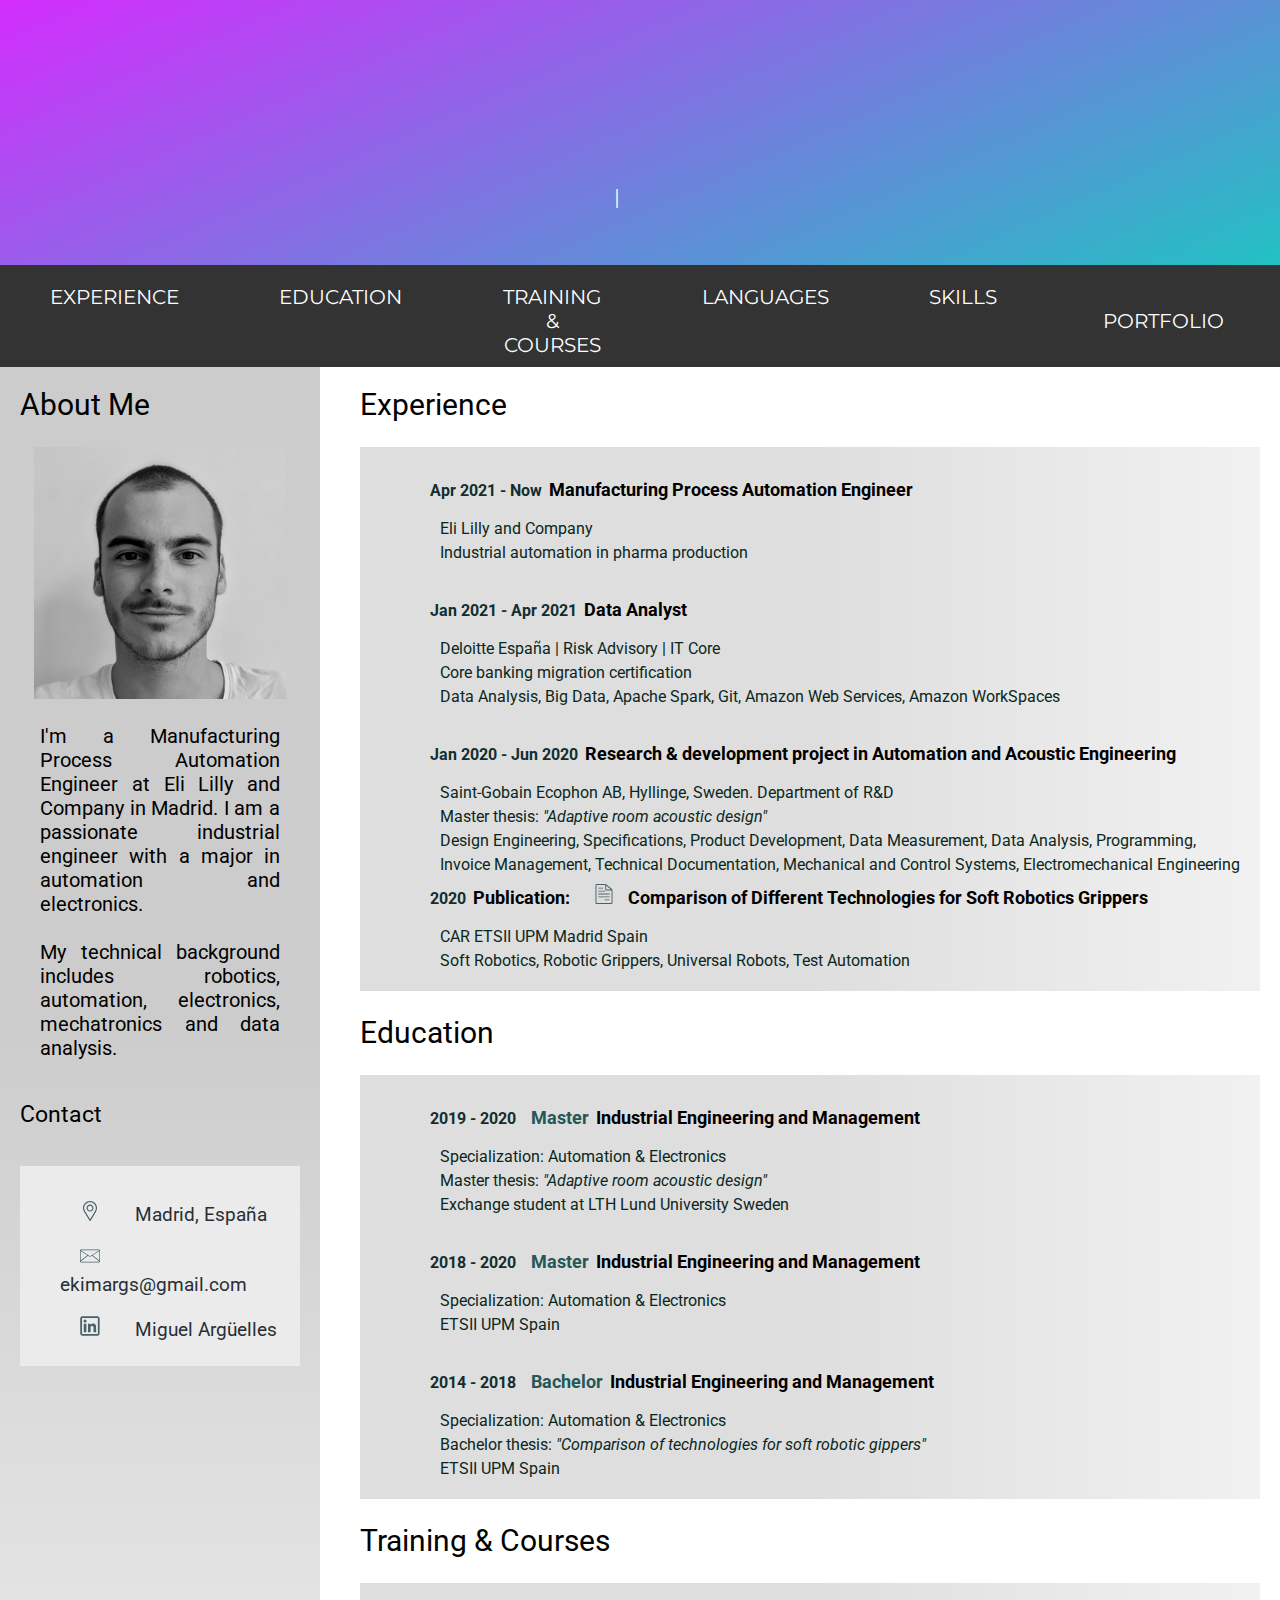
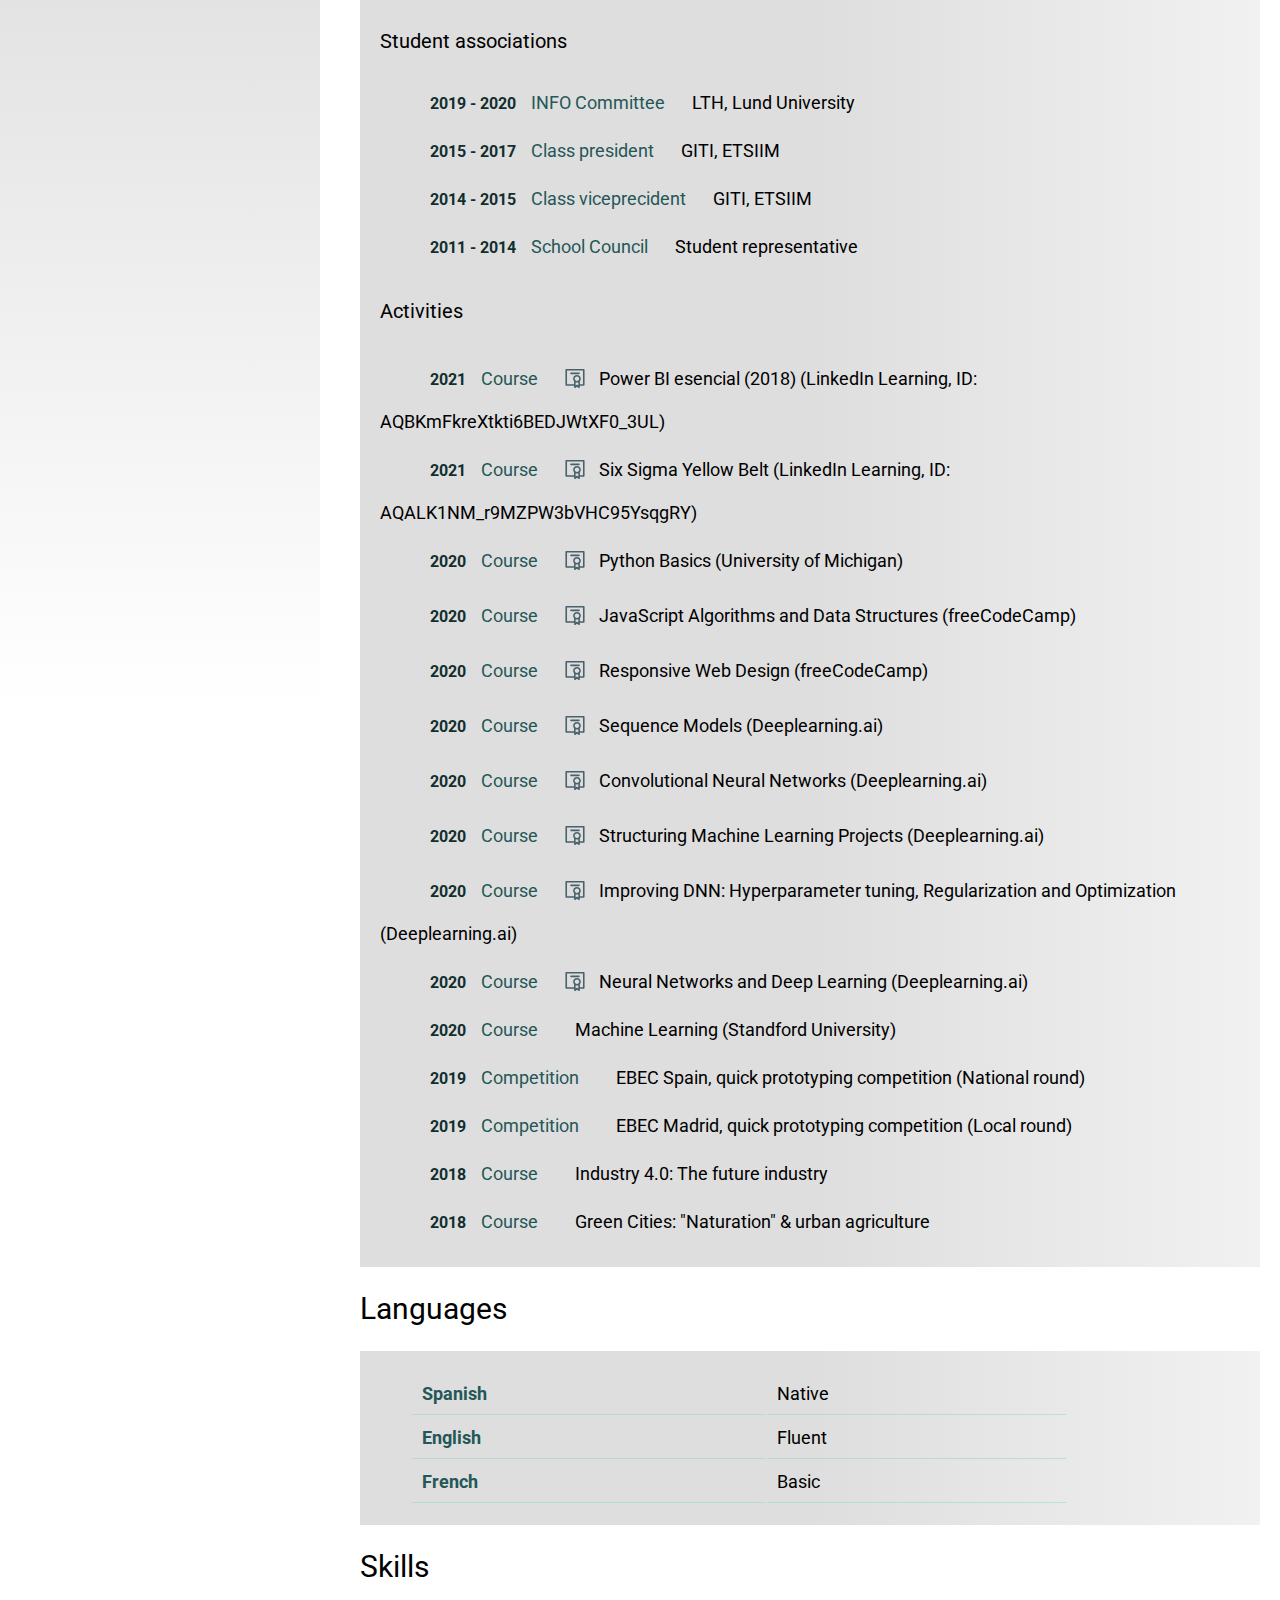
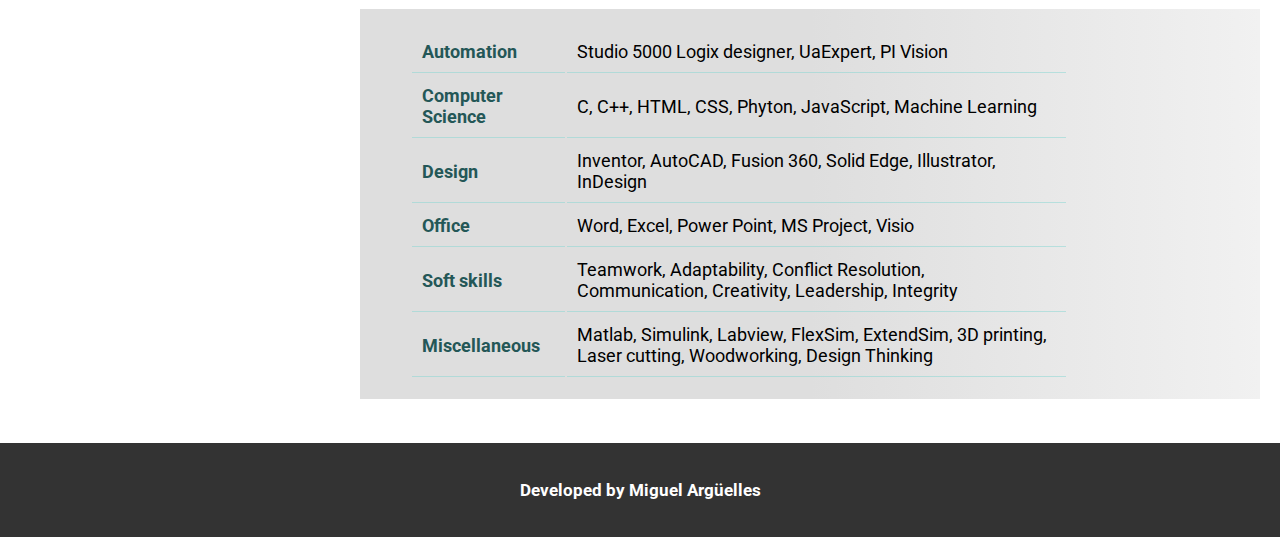
<file: index.html>
<!DOCTYPE html>
<html>

<head>
  <title>Miguel Argüelles</title>
  <meta charset="UTF-8">
  <meta name="viewport" content="width=device-width, initial-scale=1">
  <link rel="stylesheet" href="index.css">
  <!-- Global site tag (gtag.js) - Google Analytics -->
  <script async src="https://www.googletagmanager.com/gtag/js?id=UA-180704932-1"></script>
  <script>
    window.dataLayer = window.dataLayer || [];
    function gtag(){dataLayer.push(arguments);}
    gtag('js', new Date());

    gtag('config', 'UA-180704932-1');
  </script>

</head>

<body>

  <div class="header">
    <h1 class="header_title">MIGUEL</h1>
    <h1 class="header_title">ARGÜELLES</h1>
    <h4 class="header_subtitle1">Industrial Engineer </h4>
    <h4 class="header_subtitle2"> | </h4>
    <h4 class="header_subtitle3"> Production Automation</h4>
  </div>

  <div class="navbar">
    <a href="#Experience">EXPERIENCE</a>
    <a href="#Education">EDUCATION</a>
    <a href="#Training">TRAINING & COURSES</a>
    <a href="#Languages">LANGUAGES</a>
    <a href="#Skills">SKILLS</a>

    <div class="dropdown">
      <button class="dropbtn">
        <a href="portfolio.html">PORTFOLIO</a>
        <i class="fa fa-caret-down"></i>
      </button>
      <div class="dropdown-content">
        <a href="portfolio.html#MThesis">Master Thesis</a>
        <a href="portfolio.html#SR_Robot">Search & Rescue Robot</a>
        <a href="portfolio.html#Packaging">Packaging</a>
        <a href="portfolio.html#Stands">Fair Stands</a>
        <a href="portfolio.html#BThesis">Bachelor Thesis</a>
      </div>
    </div>
  </div>


  <div class="row">
    <div class="side">

      <h2>About Me</h2>
      <div class=""><img class="profile_pic" style="width:90%; max-width: 400px; margin-left:5%;" src="Media/Profile_pic2.jpeg"></div>
      <p class="about_me_info">
        I'm a Manufacturing Process Automation Engineer at Eli Lilly and Company in Madrid. I am a passionate industrial engineer with a major in automation and electronics.
        <br><br>
        My technical background includes robotics, automation, electronics, mechatronics and data analysis.
      </p>

      <h3 class="contacto_title">Contact</h3>
      <p class="contacto">
      <div class="contacto">
        <p class="contacto"><a class="contacto" href="https://maps.google.com/?q=Madrid,Spain" target="_blank"><img class="icon" src="Media/location.svg" alt="Phone" style="margin-right:30px"> Madrid, España</a><br></p>
        <p class="contacto"><a class="contacto" href="mailto:ekimargs@gmail.com?" target="_top"><img class="icon" src="Media/mail.svg" alt="Phone" style="margin-right:30px"> ekimargs@gmail.com</a></p>
        <p class="contacto"><a class="contacto" href="https://www.linkedin.com/in/miguel-arguelles" target="_blank"><img class="icon" src="Media/linkedin.svg" alt="Phone" style="margin-right:30px"> Miguel Argüelles</a></p>
      </div>

    </div>

    <div class="main">


      <h2 id="Experience">Experience</h2>
      <div class="zone">
        <p class="fecha">Apr 2021 - Now</p>
        <p class="nombre">Manufacturing Process Automation Engineer</p></br>
        <p class="info">Eli Lilly and Company</p></br>
        <p class="info">Industrial automation in pharma production</p></br>
        </br>
        <p class="fecha">Jan 2021 - Apr 2021</p>
        <p class="nombre">Data Analyst</p></br>
        <p class="info">Deloitte España | Risk Advisory | IT Core</p></br>
        <p class="info">Core banking migration certification</p></br>
        <p class="info">Data Analysis, Big Data, Apache Spark, Git, Amazon Web Services, Amazon WorkSpaces</p></br>
        </br>
        <p class="fecha">Jan 2020 - Jun 2020</p>
        <p class="nombre">Research & development project in Automation and Acoustic Engineering</p></br>
        <p class="info">Saint-Gobain Ecophon AB, Hyllinge, Sweden. Department of R&D</p></br>
        <p class="info">Master thesis: <i>"Adaptive room acoustic design"</i></p></br>
        <p class="info">Design Engineering, Specifications, Product Development, Data Measurement, Data Analysis, Programming,</p></br>
        <p class="info">Invoice Management, Technical Documentation, Mechanical and Control Systems, Electromechanical Engineering</p>
        </br>
        <p class="fecha">2020</p>
        <p class="nombre">
          Publication:
          <a class="contacto" href="https://www.mdpi.com/1424-8220/21/9/3253" target="_blank"><img class="icon" src="Media/paper.svg" alt="Phone" style="margin-right:10px"></a>
          Comparison of Different Technologies for Soft Robotics Grippers</p></br>
        <p class="info">CAR ETSII UPM Madrid Spain</p><br>
        <p class="info">Soft Robotics, Robotic Grippers, Universal Robots, Test Automation</p>
      </div>
      <br>


      <h2 id="Education">Education</h2>
      <div class="zone">
        <p class="fecha">2019 - 2020</p>
        <p class="titulo">Master</p>
        <p class="nombre">Industrial Engineering and Management</p>
        </br>
        <p class="info">Specialization: Automation & Electronics</p></br>
        <p class="info">Master thesis: <i>"Adaptive room acoustic design"</i></p></br>
        <p class="info">Exchange student at LTH Lund University Sweden</p>
        </br></br>
        <p class="fecha">2018 - 2020</p>
        <p class="titulo">Master</p>
        <p class="nombre">Industrial Engineering and Management</p>
        </br>
        <p class="info">Specialization: Automation & Electronics</p></br>
        <p class="info">ETSII UPM Spain</p>
        </br></br>
        <p class="fecha">2014 - 2018</p>
        <p class="titulo">Bachelor</p>
        <p class="nombre">Industrial Engineering and Management</p>
        </br>
        <p class="info">Specialization: Automation & Electronics</p></br>
        <p class="info">Bachelor thesis: <i>"Comparison of technologies for soft robotic gippers"</i></p></br>
        <p class="info">ETSII UPM Spain</p>
      </div>
      <br>

      <h2 id="Training">Training & Courses</h2>
      <div class="zone">
        <h4>Student associations</h4>
        <p class="fecha">2019 -­ 2020</p>
        <p class="titulo2">INFO Committee</p>
        <p class="nombre2"> LTH, Lund University</p>
        </br>
        <p class="fecha">2015 -­ 2017</p>
        <p class="titulo2">Class president</p>
        <p class="nombre2"> GITI, ETSIIM</p>
        </br>
        <p class="fecha">2014 ­- 2015</p>
        <p class="titulo2">Class viceprecident</p>
        <p class="nombre2"> GITI, ETSIIM</p>
        </br>
        <p class="fecha">2011 ­- 2014</p>
        <p class="titulo2">School Council</p>
        <p class="nombre2">Student representative</p>
        </br>

        <h4>Activities</h4>

        <p class="fecha">2021</p>
        <p class="titulo2">Course</p>
        <p class="nombre2"><a target="_blank"><img class="icon2" src="Media/certificate.svg" alt=""></a>
          Power BI esencial (2018) (LinkedIn Learning, ID: AQBKmFkreXtkti6BEDJWtXF0_3UL)
        </p>
        </br>
        <p class="fecha">2021</p>
        <p class="titulo2">Course</p>
        <p class="nombre2"><a target="_blank"><img class="icon2" src="Media/certificate.svg" alt=""></a>
          Six Sigma Yellow Belt (LinkedIn Learning, ID: AQALK1NM_r9MZPW3bVHC95YsqgRY)
        </p>
        </br>
        <p class="fecha">2020</p>
        <p class="titulo2">Course</p>
        <p class="nombre2"><a target="_blank" href="http://coursera.org/verify/H6BQVXGDFTEB"><img class="icon2" src="Media/certificate.svg" alt=""></a>
          Python Basics (University of Michigan)
        </p>
        </br>
        <p class="fecha">2020</p>
        <p class="titulo2">Course</p>
        <p class="nombre2"><a target="_blank" href="https://www.freecodecamp.org/certification/mikarguelles/javascript-algorithms-and-data-structures"><img class="icon2" src="Media/certificate.svg" alt=""></a>
          JavaScript Algorithms and Data Structures (freeCodeCamp)
        </p>
        </br>
        <p class="fecha">2020</p>
        <p class="titulo2">Course</p>
        <p class="nombre2"><a target="_blank" href="https://www.freecodecamp.org/certification/mikarguelles/responsive-web-design"><img class="icon2" src="Media/certificate.svg" alt=""></a>
          Responsive Web Design (freeCodeCamp)
        </p>
        </br>
        <p class="fecha">2020</p>
        <p class="titulo2">Course</p>
        <p class="nombre2"><a target="_blank" href="https://coursera.org/verify/35Z873MELXCG"><img class="icon2" src="Media/certificate.svg" alt=""></a>
          Sequence Models (Deeplearning.ai)</p>
        </br>
        <p class="fecha">2020</p>
        <p class="titulo2">Course</p>
        <p class="nombre2"><a target="_blank" href="https://coursera.org/verify/SFSZ9SS5LFES"><img class="icon2" src="Media/certificate.svg" alt=""></a>
          Convolutional Neural Networks (Deeplearning.ai)</p>
        </br>
        <p class="fecha">2020</p>
        <p class="titulo2">Course</p>
        <p class="nombre2"><a target="_blank" href="https://coursera.org/verify/M5FM5MJXSS5M"><img class="icon2" src="Media/certificate.svg" alt=""></a>
          Structuring Machine Learning Projects (Deeplearning.ai)</p>
        </br>
        <p class="fecha">2020</p>
        <p class="titulo2">Course</p>
        <p class="nombre2"><a target="_blank" href="https://coursera.org/verify/SD5N97DJVKNU"><img class="icon2" src="Media/certificate.svg" alt=""></a>
          Improving DNN: Hyperparameter tuning, Regularization and Optimization (Deeplearning.ai)</p>
        </br>
        <p class="fecha">2020</p>
        <p class="titulo2">Course</p>
        <p class="nombre2"><a target="_blank" href="https://coursera.org/verify/YGZ6GJGLYSDC"><img class="icon2" src="Media/certificate.svg" alt=""></a>
          Neural Networks and Deep Learning (Deeplearning.ai)</p>
        </br>
        <p class="fecha">2020</p>
        <p class="titulo2">Course</p>
        <p class="nombre2"><a class="icon2"></a> Machine Learning (Standford University)</p>
        </br>
        <p class="fecha">2019</p>
        <p class="titulo2">Competition</p>
        <p class="nombre2"><a class="icon2"></a>EBEC Spain, quick prototyping competition (National round)</p>
        </br>
        <p class="fecha">2019</p>
        <p class="titulo2">Competition</p>
        <p class="nombre2"><a class="icon2"></a>EBEC Madrid, quick prototyping competition (Local round)</p>
        </br>
        <p class="fecha">2018</p>
        <p class="titulo2">Course</p>
        <p class="nombre2"><a class="icon2"></a>Industry 4.0: The future industry</p>
        </br>
        <p class="fecha">2018</p>
        <p class="titulo2">Course</p>
        <p class="nombre2"><a class="icon2"></a>Green Cities: "Naturation" & urban agriculture</p>
        </br>
      </div>
      <br>

      <h2 id="Languages">Languages</h2>
      <div class="zone">
        <table>
          <tr>
            <td class=negrita>Spanish</td>
            <td>Native</td>
          </tr>
          <tr>
            <td class=negrita>English</td>
            <td>Fluent</td>
          </tr>
          <tr>
            <td class=negrita>French</td>
            <td>Basic</td>
          </tr>
        </table>
      </div>
      <br>


      <h2 id="Skills">Skills</h2>
      <div class="zone">
        <table>
          <tr>
            <td class=negrita>Automation</td>
            <td>Studio 5000 Logix designer, UaExpert, PI Vision</td>
          </tr>
          <tr>
            <td class=negrita>Computer Science</td>
            <td>C, C++, HTML, CSS, Phyton, JavaScript, Machine Learning</td>
          </tr>
          <tr>
            <td class=negrita>Design</td>
            <td>Inventor, AutoCAD, Fusion 360, Solid Edge, Illustrator, InDesign</td>
          </tr>
          <tr>
            <td class=negrita>Office</td>
            <td>Word, Excel, Power Point, MS Project, Visio</td>
          </tr>
          <tr>
            <td class=negrita>Soft skills</td>
            <td>Teamwork, Adaptability, Conflict Resolution, Communication, Creativity, Leadership, Integrity</td>
          </tr>
          <tr>
            <td class=negrita>Miscellaneous</td>
            <td>Matlab, Simulink, Labview, FlexSim, ExtendSim, 3D printing, Laser cutting, Woodworking, Design Thinking</td>
          </tr>
        </table>
      </div>
      <br>
    </div>
  </div>
  <!--
  <div class="row">
    <div class="portfolio" id="portfolio_link">
      <h1 id="Projects">PORTFOLIO</h1>
    </div>
    <div class="zone" id="portfolio">

      <div class="project" id="MThesis">
        <span class="project_title">
          <p class="fecha">2020</p>
          <p class="titulo2">Master Thesis</p>
          <p class="nombre2">Adaptive room acoustic design</p>
        </span>
        <br>
        <div class="project_content">
          <div class="project_img">
            <img class="picproject" src="Media/M_Thesis3.png"></img>
            <img class="picproject" src="Media/M_Thesis2.png"></img>
          </div>
          <div class="project_info">
            <p class="infoproject">
              I developed my Master Thesis project under the department of R&D at Saint-Gobain Ecophon AB, Hyllinge, Sweden.
              <br><br>
              It consists on a prototype for an automated adaptable acoustic panel capable of changing the acoustic properties of a room.
              I followed the Design Thinking methodology, came up with the requirements and developed multiple concepts.
              Once the alternatives were analysed one was selected and the detailed design was developed.
              <br><br>
              The programming and assembly were performed simultaneously and when software and hardware were integrated a debugging phase took place.
              When the prototype was correctly functioning, some acoustic measurements were recorded both in a semi-anechoic room and in a reverberant room.
              Both Speech Clarity (C50) and Reverberation Time (T60) were measured.
              <br><br>
              Finally, the data could be analysed and it was proven that the acoustic properties of the room were being manipulated by the panel.
            </p>
          </div>
        </div>
      </div>
      <br>

      <div class="project" id="SR_Robot">
        <p class="fecha">2019</p>
        <p class="titulo2">Service Robotics</p>
        <p class="nombre2">Search & Rescue Robot</p>
        <br>
        <div class="project_content">
          <div class="project_img">
            <img class="picproject" src="Media/SR_Robot1.png"></img>
            <img class="picproject" src="Media/SR_Robot2.png"></img>
          </div>
          <div class="project_info">
            <p class="infoproject">

              As part of the course "Service Robotics", LTH Lund University, my team developed this maze solving and rescue robot.
              <br><br>
              The main goal of this project was to build a robot capable of rescuing 3 cylinders that were lost inside a maze and take them out as fast as possible.
              <br><br>
              It's an Arduino based mobile robot with two 360 servo motors for the movement and three 180 servo motors for the gripping and lifting mechanism.
              With the help of 5 Infrared and 3 ultrasonic sensors the robot could navigate a maze.
              <br><br>
              The team of 4 was divided in two subgroups, electromechanical and software.
              The first team was focused on the design and manufacture of the robot and the second one on the maze solving algorithm.

            </p>
          </div>
        </div>
      </div>
      <br>

      <div class="project" id="Packaging">
        <p class="fecha">2019</p>
        <p class="titulo2">Packaging redesign</p>
        <p class="nombre2">Refillable soap</p>
        <br>
        <div class="project_content">
          <div class="project_img">
            <img class="picproject" src="Media/Packaging1.png"></img>
            <img class="picproject" src="Media/Packaging3.png"></img>
            <img class="picproject" src="Media/Packaging2.png"></img>
          </div>
          <div class="project_info">
            <p class="infoproject">

              As part of the course "Packaging Technology & Development", LTH Lund University, my team developed this packaging solution for a refillable soap container.
              <br><br>
              This project was a collaboration with the company Under Your Skin, a swedish company that sells organic and vegan skincare products.
              They asked us to develop a quicker and cleaner solution for the refill process of their products.
              <br><br>
              Luxury hotels committed to the environment that are currently using big 500ml soap containers find it inconvinient and messy.
              Also, it takes too much time for the cleanning personnel.
              <br><br>
              We performed a series of interviews and surveys to multiple hotel managers and cleanning personnel in the Lund area.
              After assesing the necesities and minimum requirements for the different stakeholders we brainstormed different solutions.
              <br><br>
              We came up with a two stage refill system. First, the hotels could buy the bulkier and easy to transport prismatic 10l containers.
              A second 1l container can then be transported through the rooms by the cleanning personnel to refill the containers in the guests bathrooms.
              <br><br>
              The upside down container allows for an easier and less messy refill because it has a bigger opening that is not in contact with the product inside as opposed to regular designs.
            </p>
          </div>
        </div>
      </div>
      <br>

      <div class="project" id="Stands">
        <p class="fecha">2019</p>
        <p class="titulo2">Fair Stands</p>
        <p class="nombre2">Design Thinking</p>
        <br>
        <div class="project_content">
          <div class="project_img">
            <img class="picproject" src="Media/INGENIA1.png"></img>
            <img class="picproject" src="Media/INGENIA2.png"></img>
            <img class="picproject" src="Media/INGENIA3.png"></img>
            <img class="picproject" src="Media/INGENIA4.png"></img>
          </div>
          <div class="project_info">
            <p class="infoproject">

              As part of the course "Product Design for everyday life", ETSII UPM, my team developed this pair of fair stands.
              The goal of the course was to design and manufacture stands for a project fair which was held at the end of the academic year.
              <br><br>
              Following the Design Thinking methodology, we developed the CAD models and after multiple iterations regarding mechanical considerations we manufactured them with a laser cutter.
              <br><br>
              We created two concepts: ARCADE and THE ARCH. ARCADE was designed for the exhibition of videogames and simulations our classmates had developed. On the other hand, THE ARCH held a couple of laser technology based machines.

            </p>
          </div>
        </div>
      </div>
      <br>

      <div class="project" id="BThesis">
        <p class="fecha">2018</p>
        <p class="titulo2">Bachelor Thesis</p>
        <p class="nombre2">Comparison of technologies for soft robotic gippers</p>
        <br>
        <div class="project_content">
          <div class="project_img">
            <img class="picproject" src="Media/B_Thesis.png"></img>
            <img class="picproject" src="Media/TFG1.png"></img>
            <img class="picproject" src="Media/TFG2.png"></img>
            <img class="picproject" src="Media/TFG3.png"></img>
            <img class="picproject" src="Media/TFG4.png"></img>
          </div>
          <div class="project_info">
            <p class="infoproject">

              I developed my Bachelor Thesis under the Centre for Automation and Robotics (CAR) at Universidad Politécnica de Madrid (UPM).
              The project consisted on the comparison of several technologies for robotic grippers based on soft robotics.
              <br><br>
              To obtain a broad perspective I decided on developing two pneumatic grippers and two electromechanical ones.
              <br><br>
              The first pneumatic gripper one uses a vacuum and compressed air to open and close its four fingers respectively. The bellows in the silicone fingers generate these configurations when air is pushed or pulled from them.
              <br><br>
              The second one uses the jamming of a granular material inside a balloon to first adapt to a geometry and then "solidify" the gripper in that particular configuration.
              <br><br>
              The first electromechanical gripper consists of three cable actuated rigid fingers which for a specific cable length can adopt different configurations.
              <br><br>
              The second one, and the one that presented the best results, consisted on those three flexible fingers. When they are pressed into an object they curve and press against it.
              <br><br>
              After the design phase I manufactured the grippers using a 3D printer for most of the parts. The orange parts were printed with PLA, a rigid plastic, the blue fingers were printed with a flexible plastic and finally the silicone fingers
              were moulded from a 3D printed mould.
              <br><br>
              To compare their behaviour a series of tests were designed. For twelve objects that varied in size, shape and material the grippers tried to hold them and move them 50cm. Also, three environments were simulated: normal, wet and dusty.
              The pick and place operation was done 20 times for each object, gripper and environment which amounted to a total of 2.880 repetitions.
              To automate the testing process the Universal Robots 3 (UR3) was used in a supervised loop.

            </p>
          </div>
        </div>
      </div>
      <br>
    </div>
    <br>
  </div>
-->
  <div class="footer">
    <h5>Developed by Miguel Argüelles</h5>
  </div>

</body>

</html>
</file>
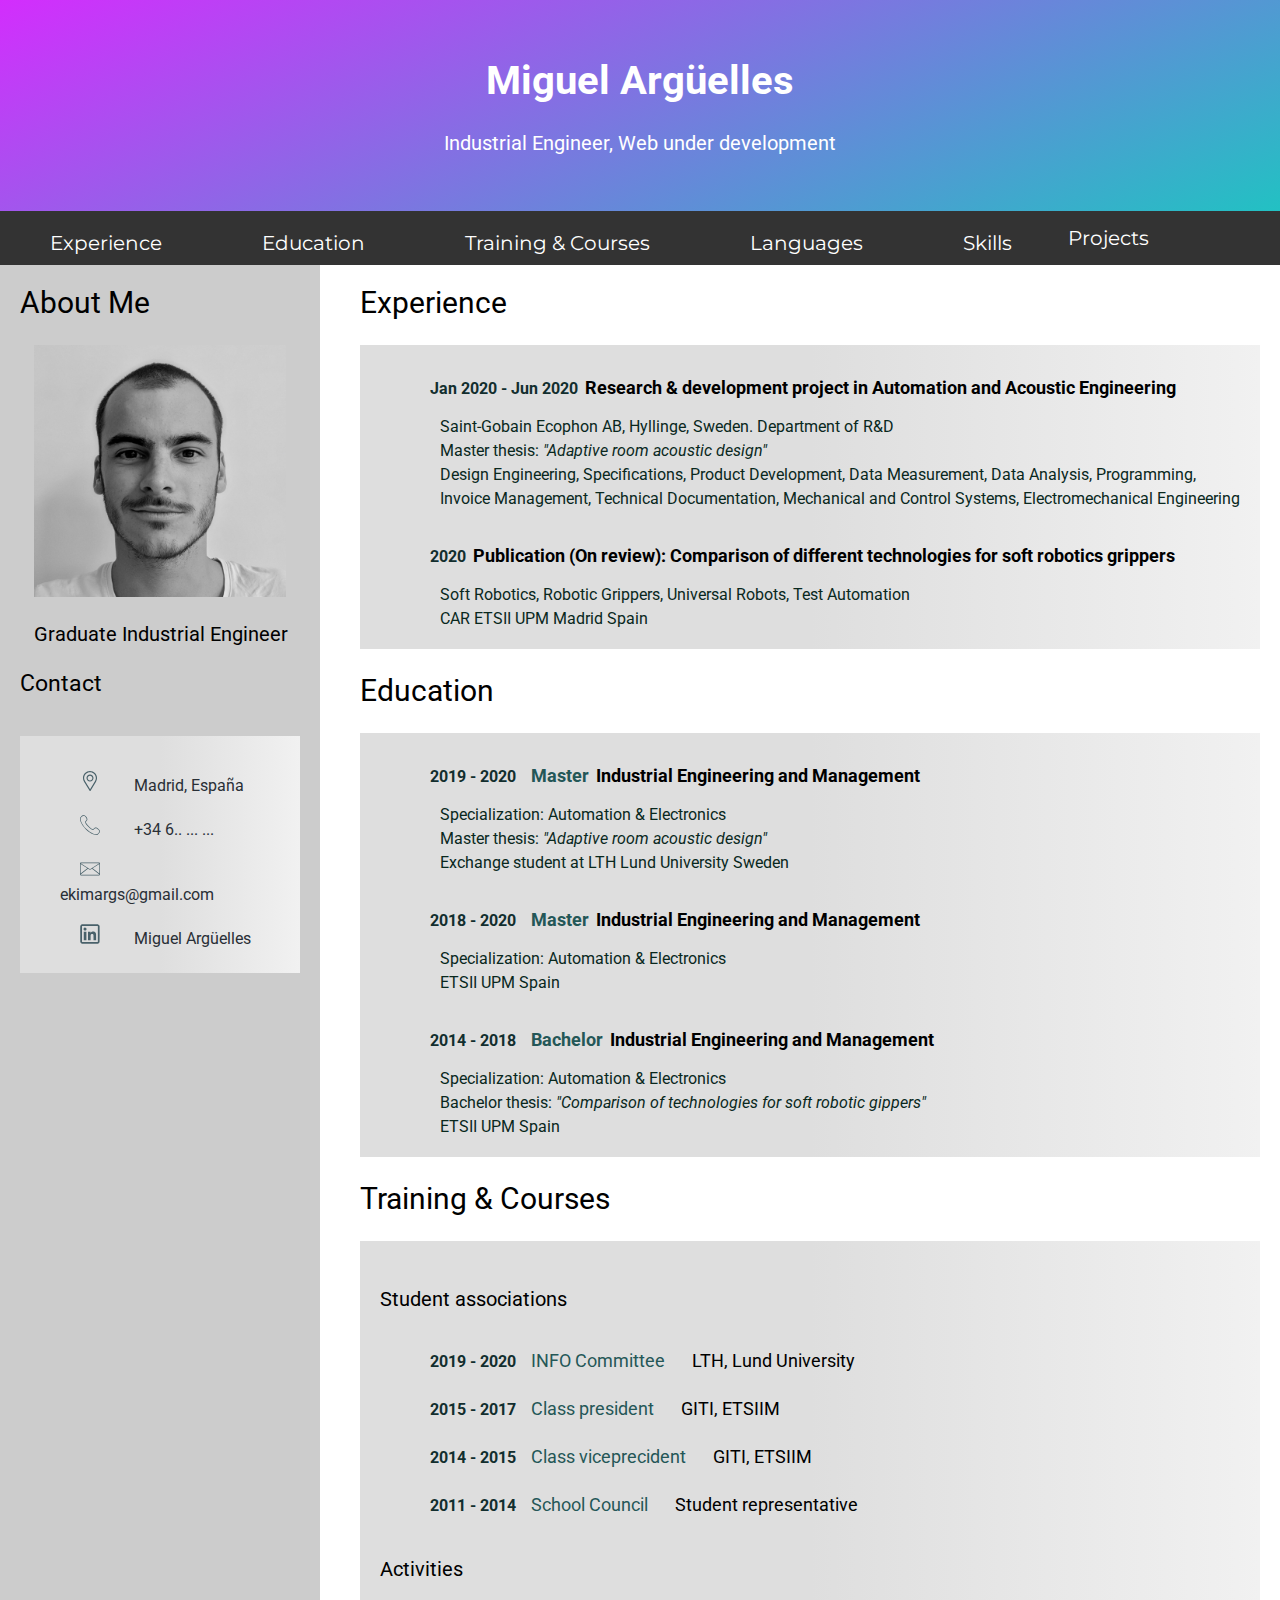
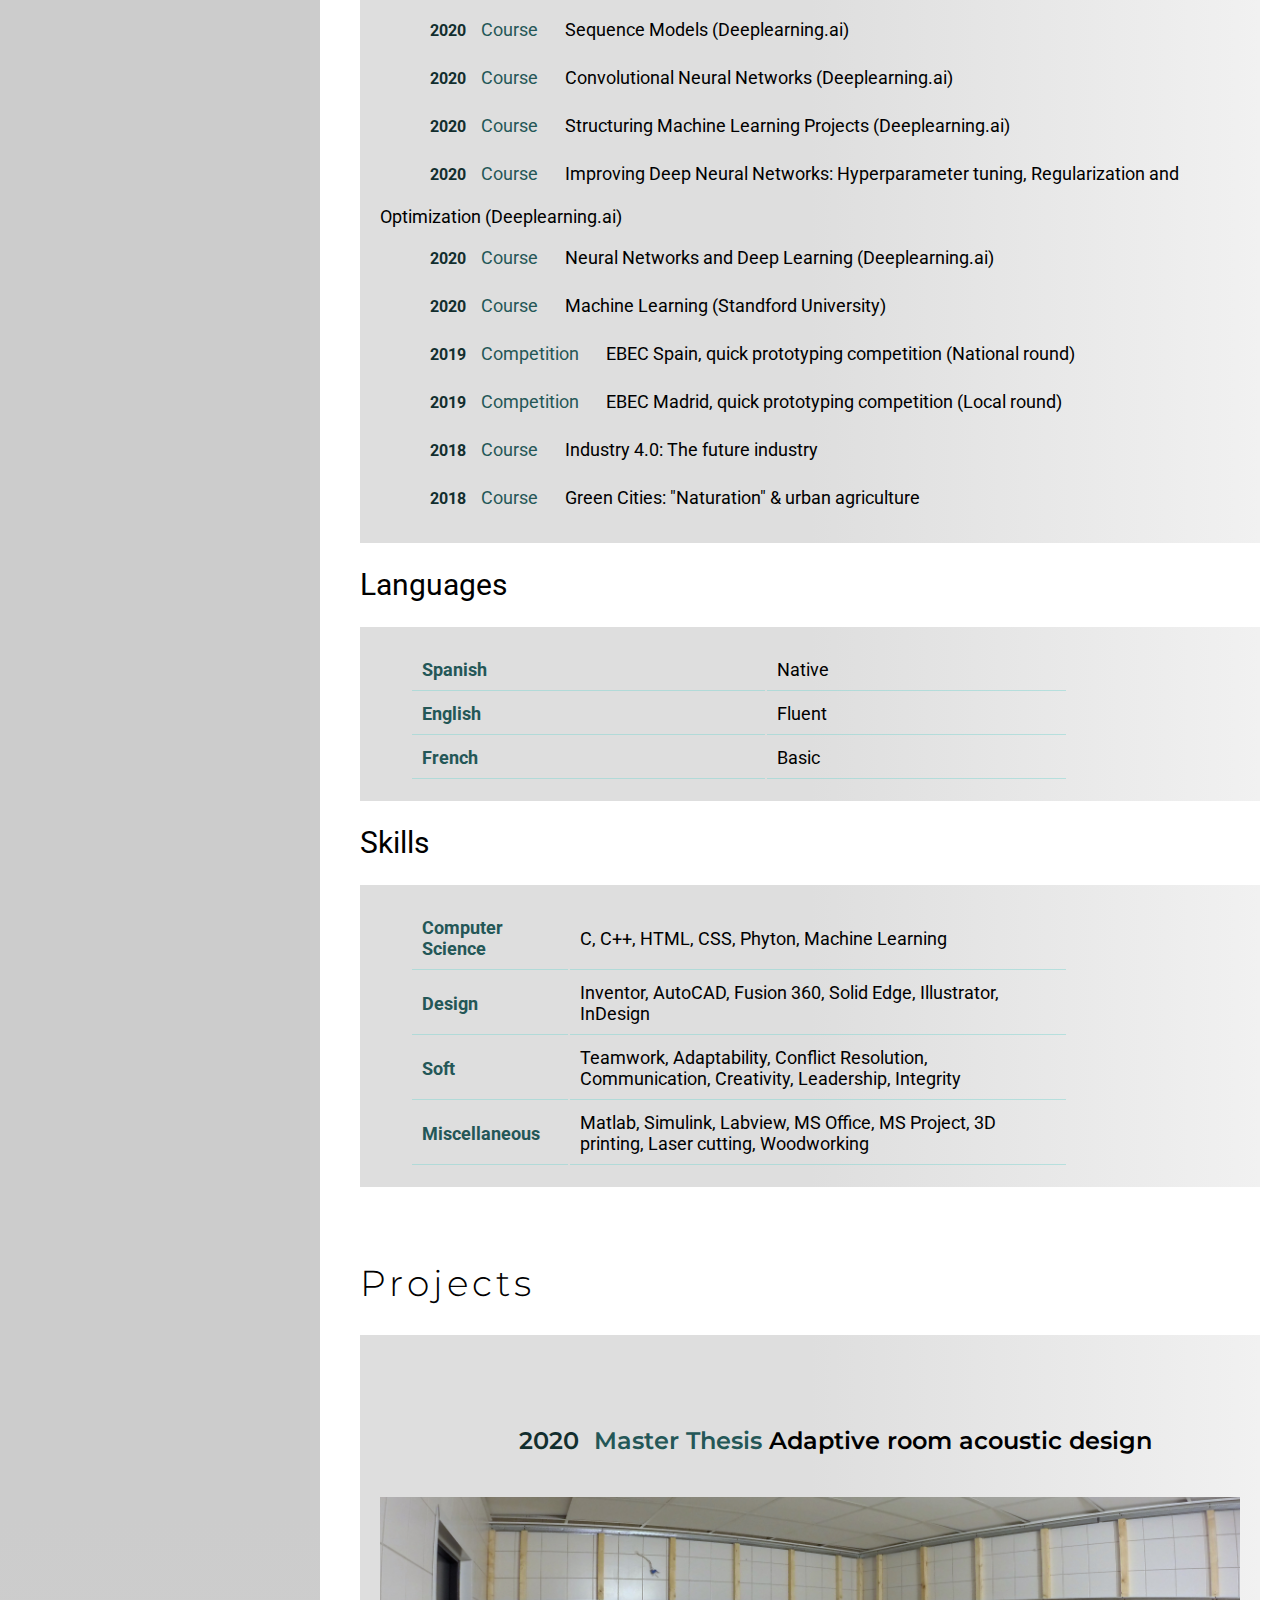
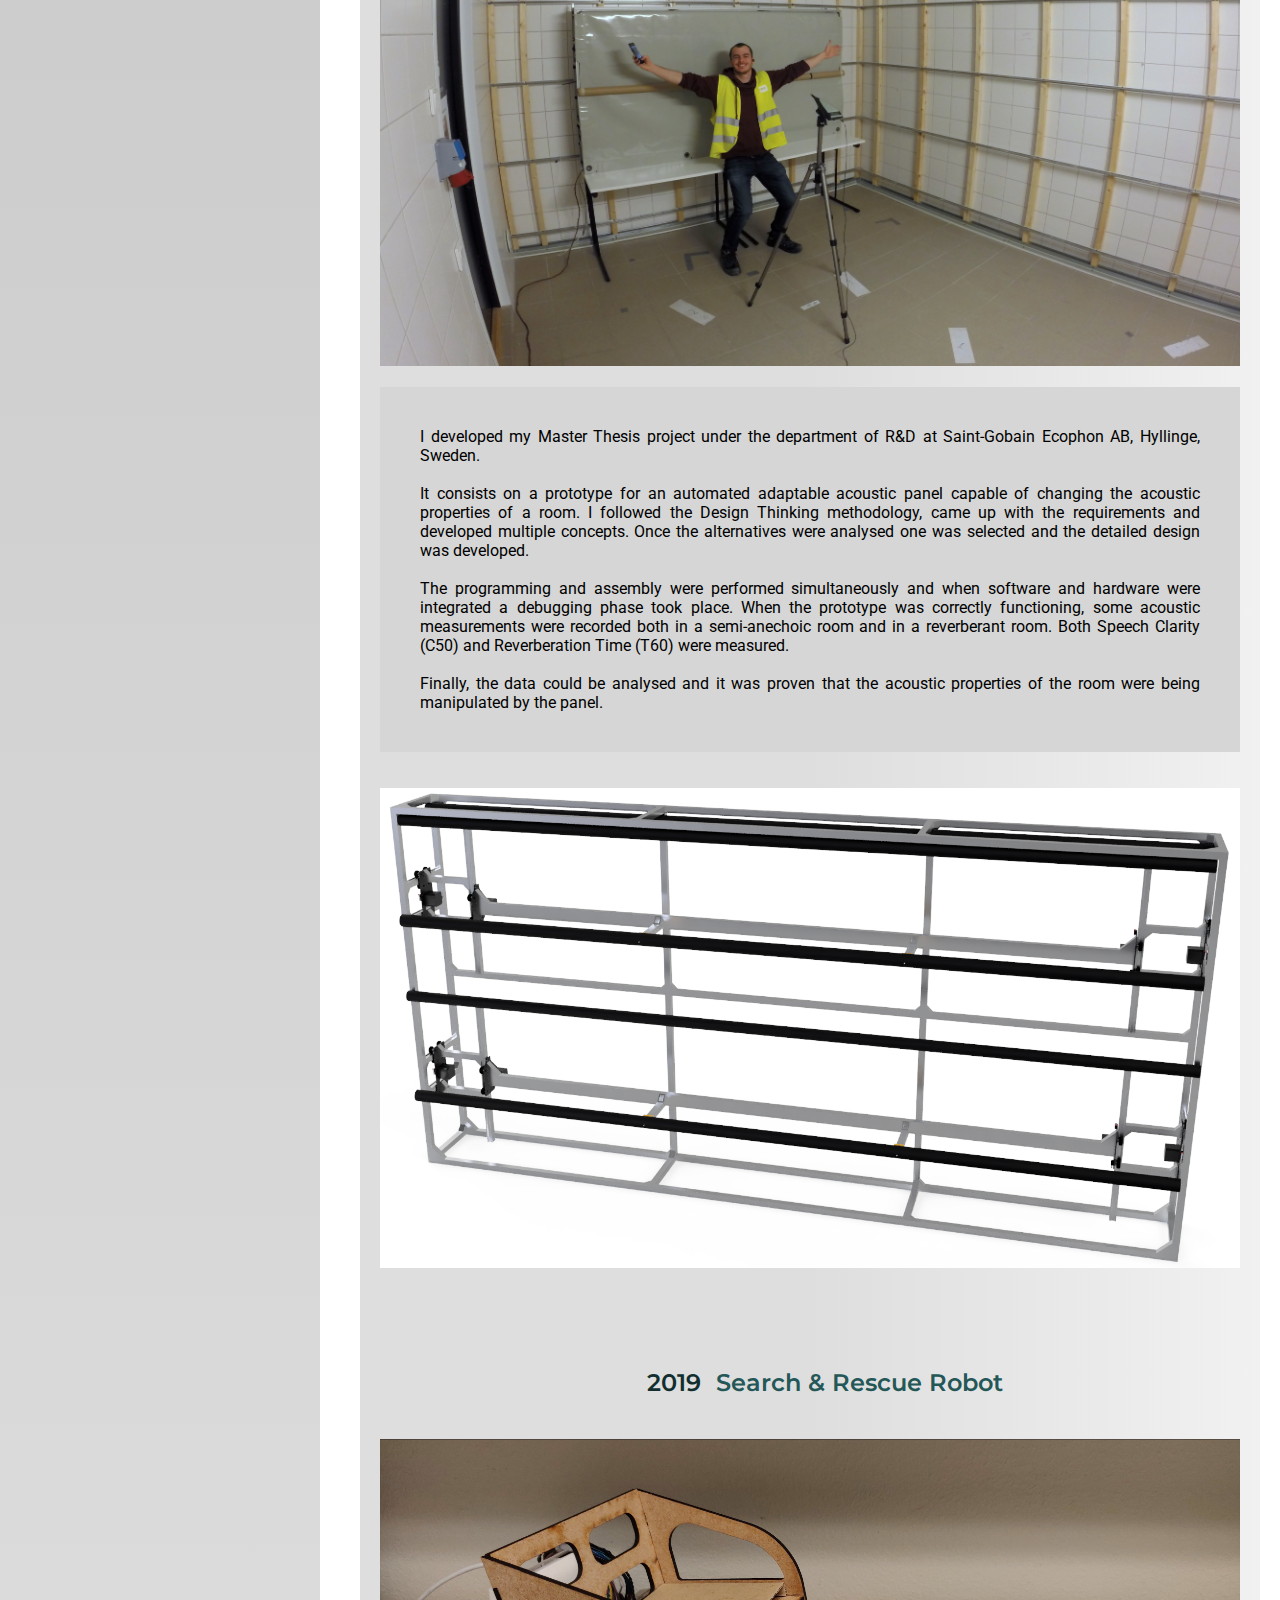
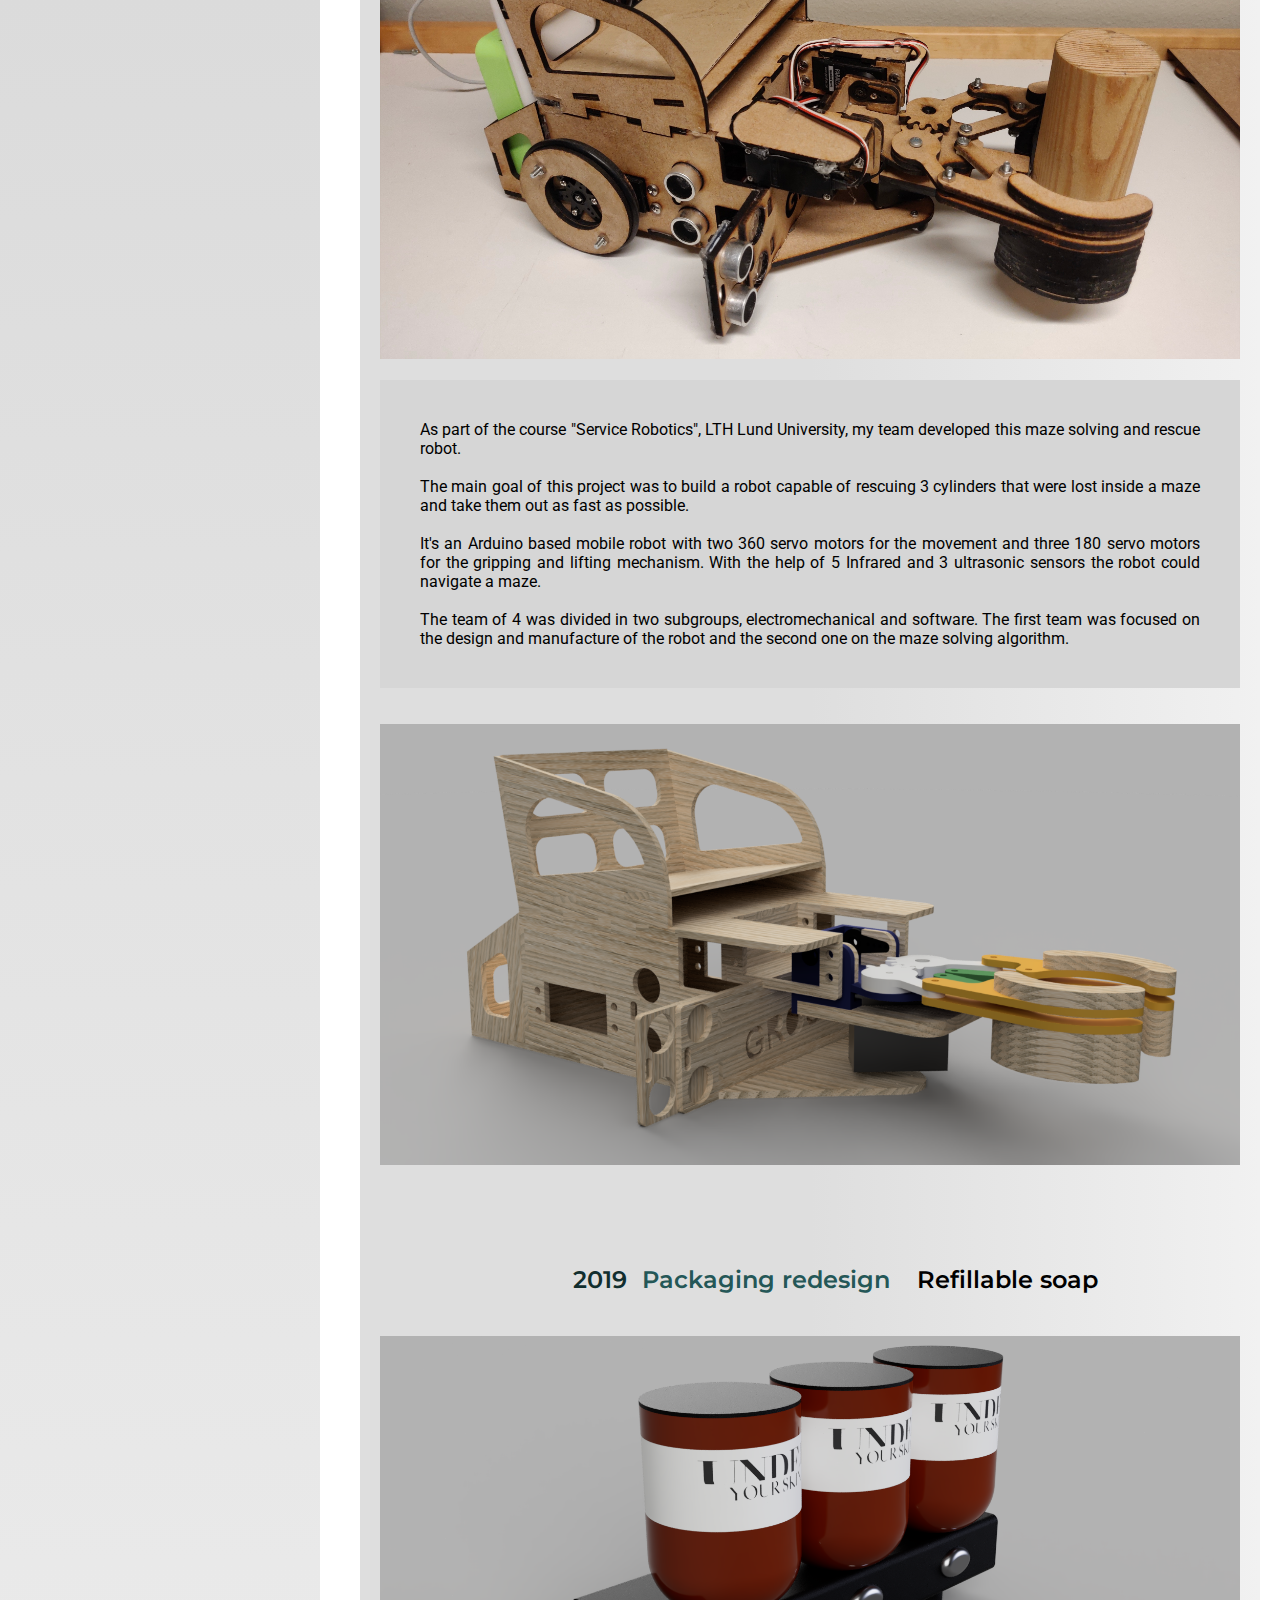
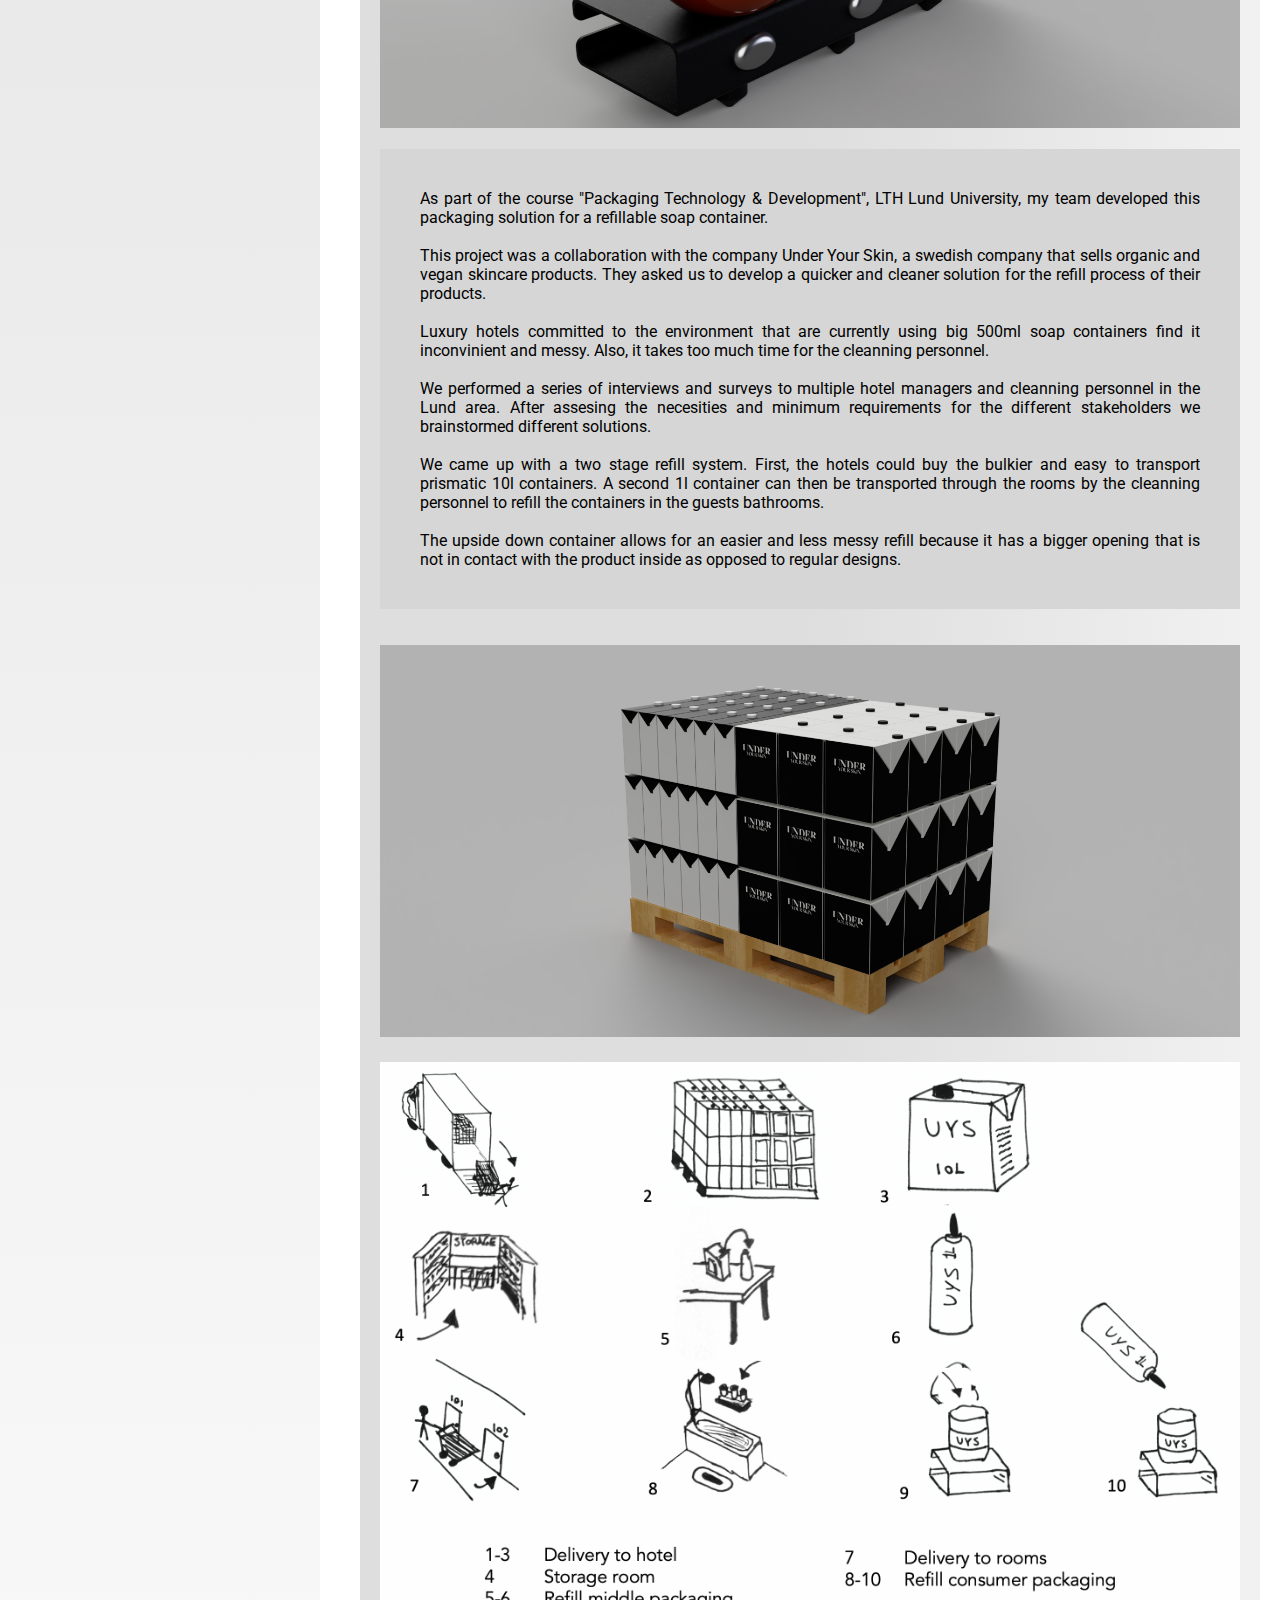
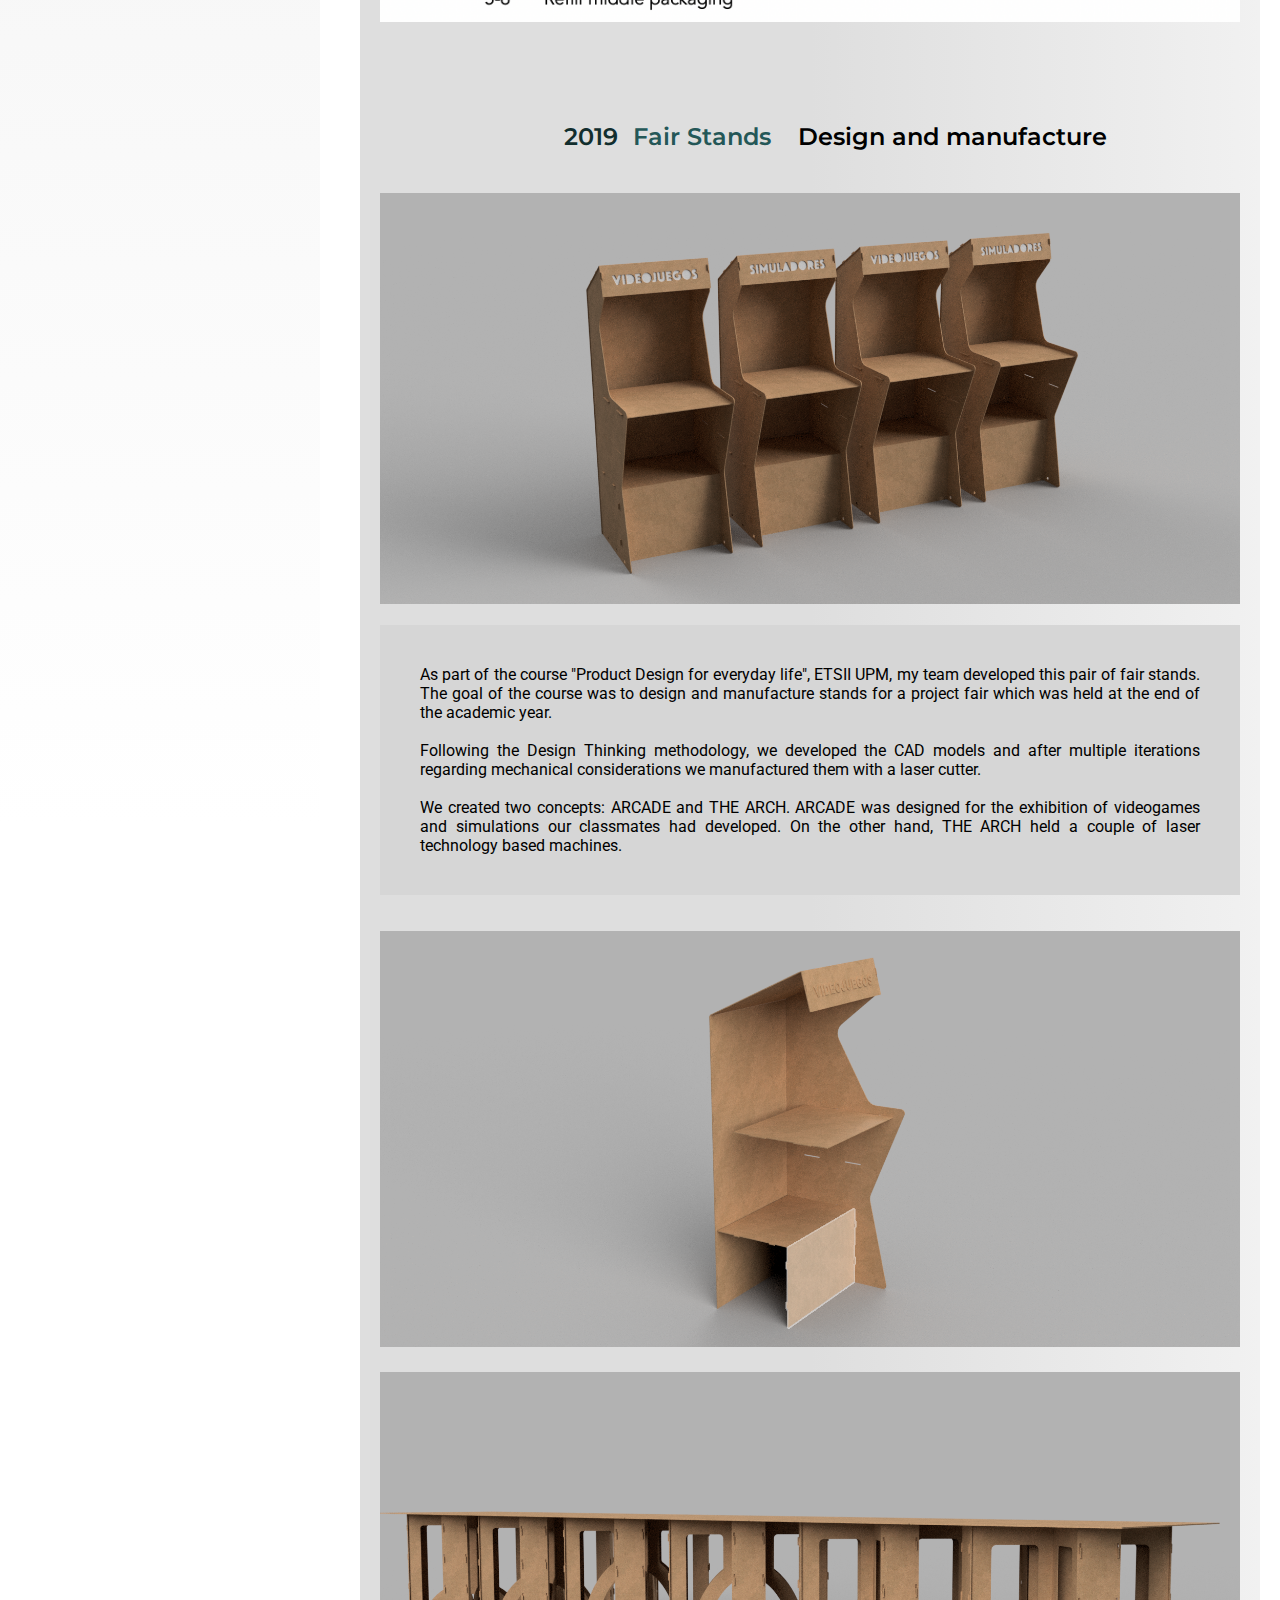
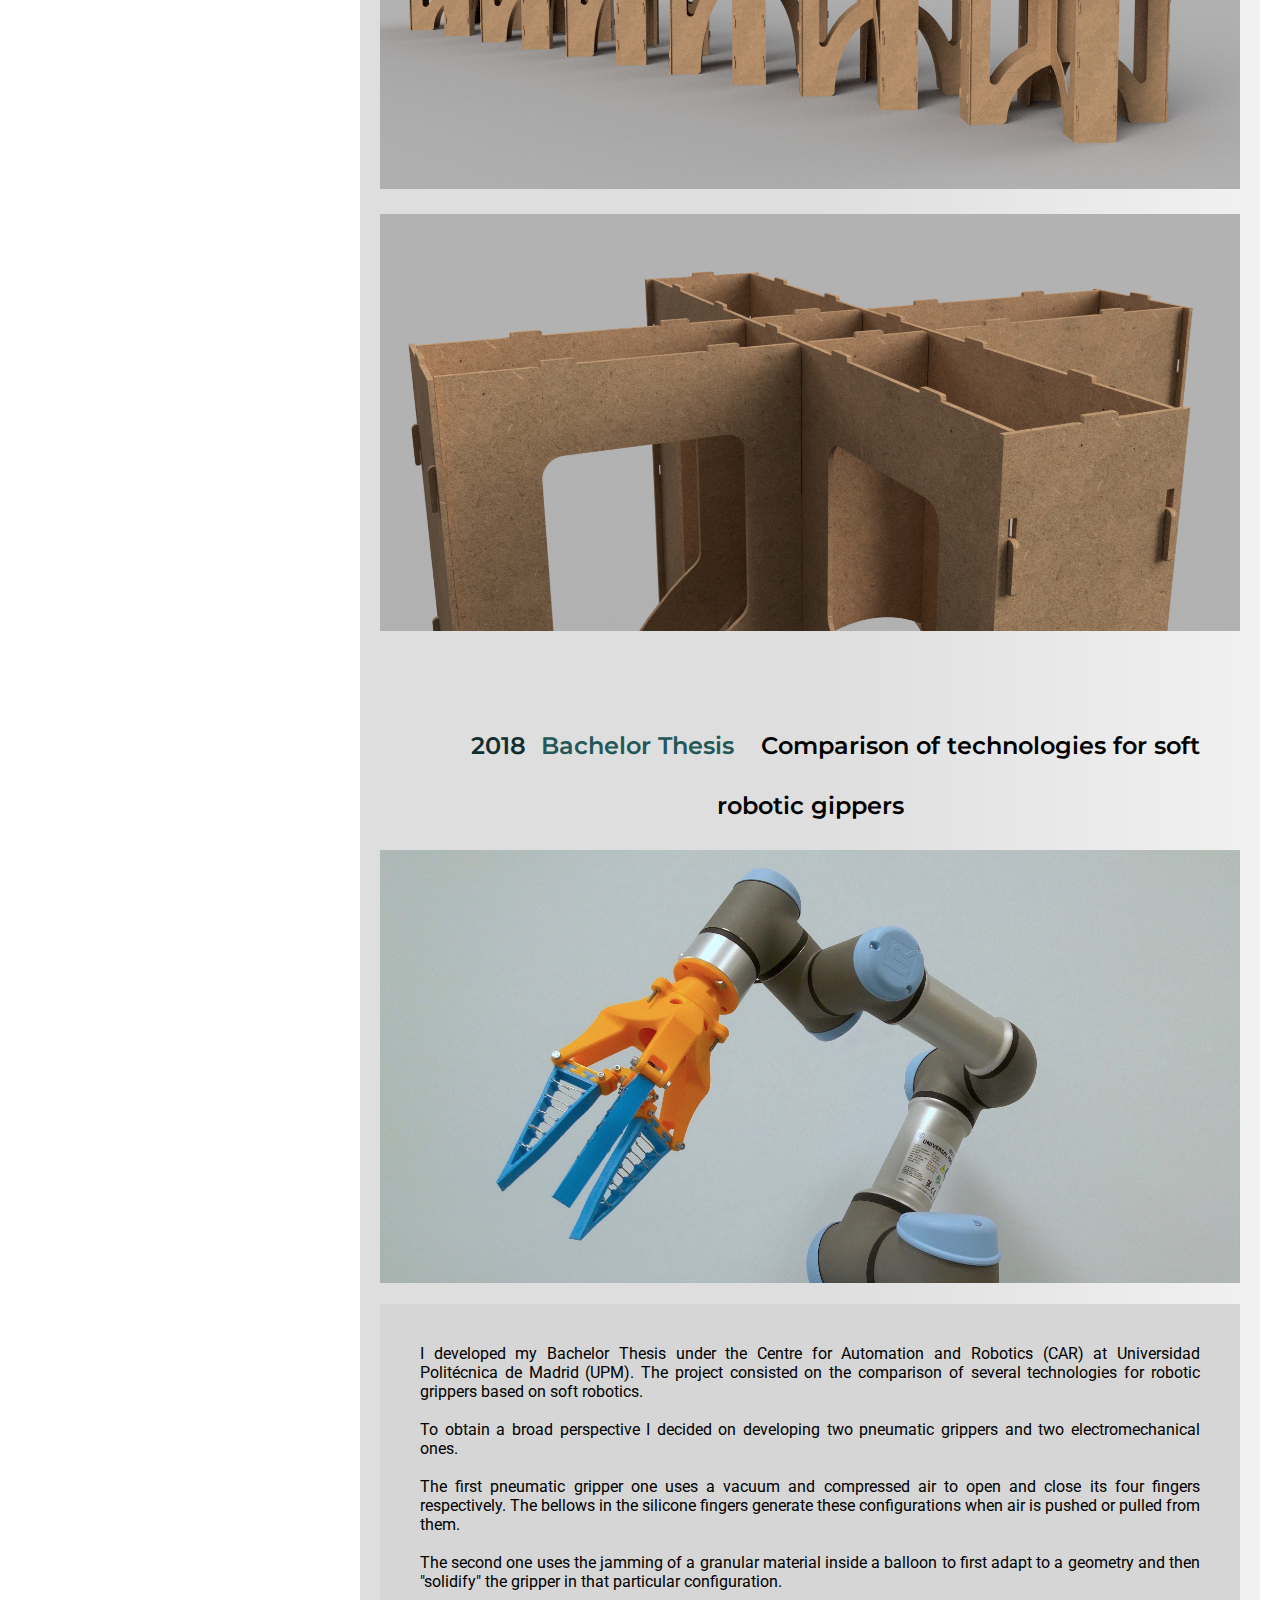
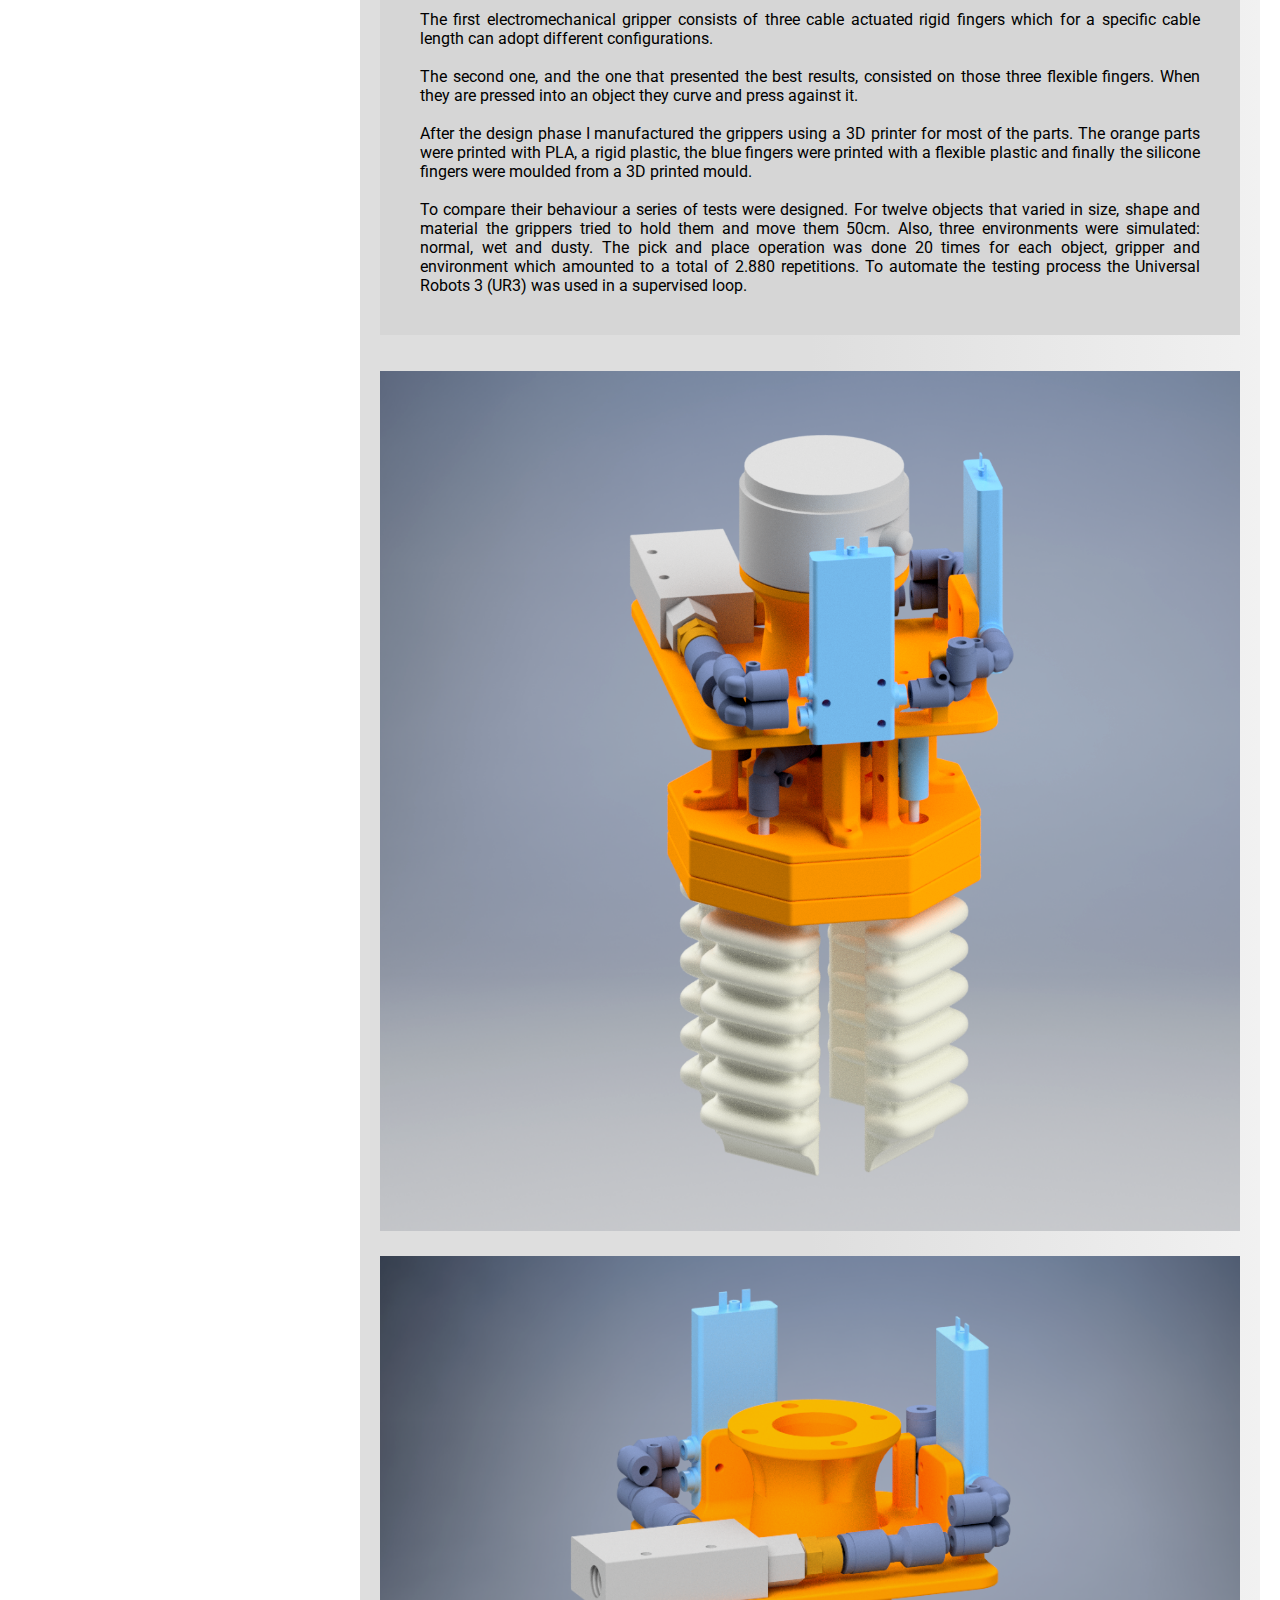
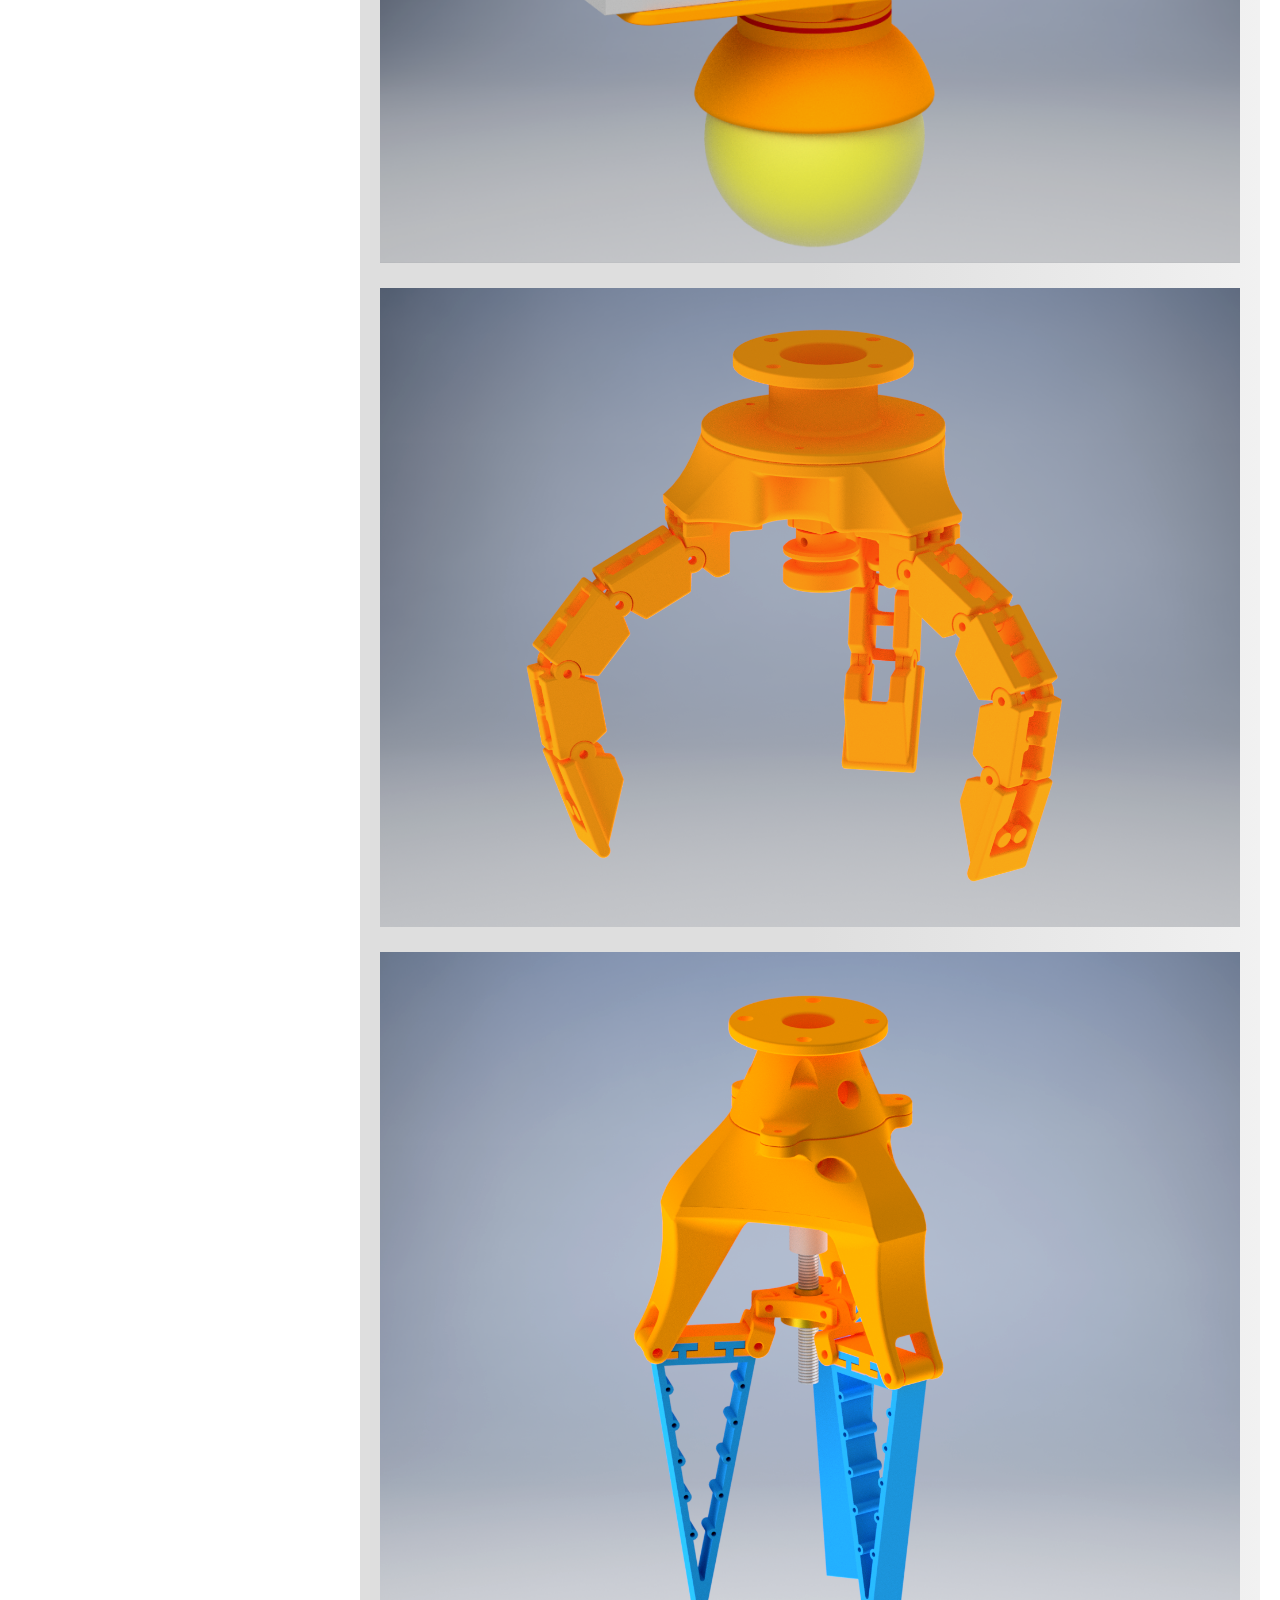
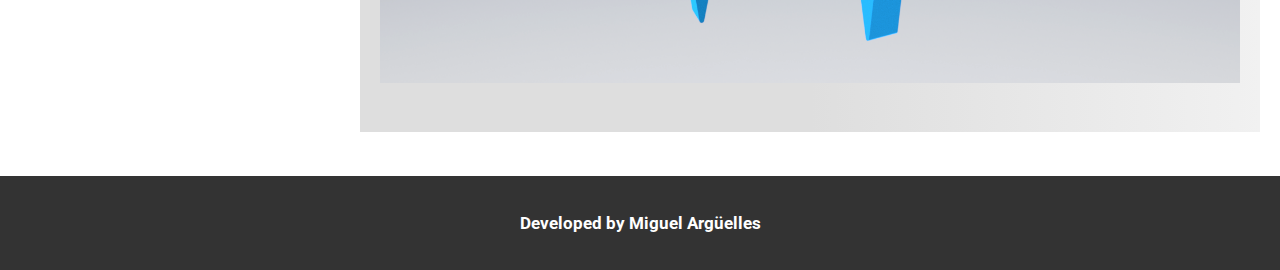
<file: index_v1.html>
<!DOCTYPE html>
<html>

<head>
  <title>Miguel Argüelles</title>
  <meta charset="UTF-8">
  <meta name="viewport" content="width=device-width, initial-scale=1">
  <link rel="stylesheet" href="index.css">
  <style>

  </style>
</head>

<body>

  <div class="header">
    <h1>Miguel Argüelles</h1>
    <h4 style="font-weight: normal">Industrial Engineer, Web under development</h4>
  </div>


  <div class="navbar">
    <a href="#Experience">Experience</a>
    <a href="#Education">Education</a>
    <a href="#Training">Training & Courses</a>
    <a href="#Languages">Languages</a>
    <a href="#Skills">Skills</a>
    <div class="dropdown">
      <button class="dropbtn">Projects
        <i class="fa fa-caret-down"></i>
      </button>
      <div class="dropdown-content">
        <a href="#MThesis">Master Thesis</a>
        <a href="#SR_Robot">Search & Rescue Robot</a>
        <a href="#Packaging">Packaging</a>
        <a href="#Stands">Fair Stands</a>
        <a href="#BThesis">Bachelor Thesis</a>
      </div>
    </div>
  </div>


  <div class="row">
    <div class="side">

      <h2>About Me</h2>
      <div class=""><img class="profile_pic" style="width:90%; max-width: 400px; margin-left:5%;" src="Media/Profile_pic2.jpeg"></div>
      <p style="padding-left:5%">Graduate Industrial Engineer</p>

      <h3>Contact</h3>
      <p class="contacto">
      <div class="zone">
        <p class="contacto"><a class="contacto" href="https://maps.google.com/?q=Madrid,Spain"><img class="icon" src="Media/location.svg" alt="Phone" height="15px" width="15px" style="margin-right:30px"> Madrid, España</a><br></p>
        <p class="contacto"><a class="contacto" href="tel:+346........" target="_top"><img class="icon" src="Media/phone.svg" alt="Phone" height="15px" width="15px" style="margin-right:30px"> +34 6.. ... ...</a></p>
        <p class="contacto"><a class="contacto" href="mailto:ekimargs@gmail.com?" target="_top"><img class="icon" src="Media/mail.svg" alt="Phone" height="15px" width="15px" style="margin-right:30px"> ekimargs@gmail.com</a></p>
        <p class="contacto"><a class="contacto" href="https://www.linkedin.com/in/miguel-arguelles"><img class="icon" src="Media/linkedin.svg" alt="Phone" height="15px" width="15px" style="margin-right:30px"> Miguel Argüelles</a></p>
      </div>

    </div>

    <div class="main">


      <h2 id="Experience">Experience</h2>
      <div class="zone">
        <p class="fecha">Jan 2020 - Jun 2020</p>
        <p class="nombre">Research & development project in Automation and Acoustic Engineering</p></br>
        <p class="info">Saint-Gobain Ecophon AB, Hyllinge, Sweden. Department of R&D</p></br>
        <p class="info">Master thesis: <i>"Adaptive room acoustic design"</i></p></br>
        <p class="info">Design Engineering, Specifications, Product Development, Data Measurement, Data Analysis, Programming,</p></br>
        <p class="info">Invoice Management, Technical Documentation, Mechanical and Control Systems, Electromechanical Engineering
        </p></br>
        </br>
        <p class="fecha">2020</p>
        <p class="nombre">Publication (On review): Comparison of different technologies for soft robotics grippers</p></br>
        <p class="info">Soft Robotics, Robotic Grippers, Universal Robots, Test Automation</p></br>
        <p class="info">CAR ETSII UPM Madrid Spain</p>
      </div>
      <br>


      <h2 id="Education">Education</h2>
      <div class="zone">
        <p class="fecha">2019 - 2020</p>
        <p class="titulo">Master</p>
        <p class="nombre">Industrial Engineering and Management</p>
        </br>
        <p class="info">Specialization: Automation & Electronics</p></br>
        <p class="info">Master thesis: <i>"Adaptive room acoustic design"</i></p></br>
        <p class="info">Exchange student at LTH Lund University Sweden</p>
        </br></br>
        <p class="fecha">2018 - 2020</p>
        <p class="titulo">Master</p>
        <p class="nombre">Industrial Engineering and Management</p>
        </br>
        <p class="info">Specialization: Automation & Electronics</p></br>
        <p class="info">ETSII UPM Spain</p>
        </br></br>
        <p class="fecha">2014 - 2018</p>
        <p class="titulo">Bachelor</p>
        <p class="nombre">Industrial Engineering and Management</p>
        </br>
        <p class="info">Specialization: Automation & Electronics</p></br>
        <p class="info">Bachelor thesis: <i>"Comparison of technologies for soft robotic gippers"</i></p></br>
        <p class="info">ETSII UPM Spain</p>
      </div>
      <br>

      <h2 id="Training">Training & Courses</h2>
      <div class="zone">
        <h4>Student associations</h4>
        <p class="fecha">2019 -­ 2020</p>
        <p class="titulo2">INFO Committee</p>
        <p class="nombre2"> LTH, Lund University</p>
        </br>
        <p class="fecha">2015 -­ 2017</p>
        <p class="titulo2">Class president</p>
        <p class="nombre2"> GITI, ETSIIM</p>
        </br>
        <p class="fecha">2014 ­- 2015</p>
        <p class="titulo2">Class viceprecident</p>
        <p class="nombre2"> GITI, ETSIIM</p>
        </br>
        <p class="fecha">2011 ­- 2014</p>
        <p class="titulo2">School Council</p>
        <p class="nombre2">Student representative</p>
        </br>

        <h4>Activities</h4>

        <p class="fecha">2020</p>
        <p class="titulo2">Course</p>
        <p class="nombre2">Sequence Models (Deeplearning.ai)</p>
        </br>
        <p class="fecha">2020</p>
        <p class="titulo2">Course</p>
        <p class="nombre2">Convolutional Neural Networks (Deeplearning.ai)</p>
        </br>
        <p class="fecha">2020</p>
        <p class="titulo2">Course</p>
        <p class="nombre2"> Structuring Machine Learning Projects (Deeplearning.ai)</p>
        </br>
        <p class="fecha">2020</p>
        <p class="titulo2">Course</p>
        <p class="nombre2"> Improving Deep Neural Networks: Hyperparameter tuning, Regularization and Optimization (Deeplearning.ai)</p>
        </br>
        <p class="fecha">2020</p>
        <p class="titulo2">Course</p>
        <p class="nombre2"> Neural Networks and Deep Learning (Deeplearning.ai)</p>
        </br>
        <p class="fecha">2020</p>
        <p class="titulo2">Course</p>
        <p class="nombre2">Machine Learning (Standford University)</p>
        </br>
        <p class="fecha">2019</p>
        <p class="titulo2">Competition</p>
        <p class="nombre2">EBEC Spain, quick prototyping competition (National round)</p>
        </br>
        <p class="fecha">2019</p>
        <p class="titulo2">Competition</p>
        <p class="nombre2">EBEC Madrid, quick prototyping competition (Local round)</p>
        </br>
        <p class="fecha">2018</p>
        <p class="titulo2">Course</p>
        <p class="nombre2">Industry 4.0: The future industry</p>
        </br>
        <p class="fecha">2018</p>
        <p class="titulo2">Course</p>
        <p class="nombre2">Green Cities: "Naturation" & urban agriculture</p>
        </br>
      </div>
      <br>

      <h2 id="Languages">Languages</h2>
      <div class="zone">
        <table>
          <tr>
            <td class=negrita>Spanish</td>
            <td>Native</td>
          </tr>
          <tr>
            <td class=negrita>English</td>
            <td>Fluent</td>
          </tr>
          <tr>
            <td class=negrita>French</td>
            <td>Basic</td>
          </tr>
        </table>
      </div>
      <br>


      <h2 id="Skills">Skills</h2>
      <div class="zone">
        <table>
          <tr>
            <td class=negrita>Computer Science</td>
            <td>C, C++, HTML, CSS, Phyton, Machine Learning</td>
          </tr>
          <tr>
            <td class=negrita>Design</td>
            <td>Inventor, AutoCAD, Fusion 360, Solid Edge, Illustrator, InDesign</td>
          </tr>
          <tr>
            <td class=negrita>Soft</td>
            <td>Teamwork, Adaptability, Conflict Resolution, Communication, Creativity, Leadership, Integrity</td>
          </tr>
          <tr>
            <td class=negrita>Miscellaneous</td>
            <td>Matlab, Simulink, Labview, MS Office, MS Project, 3D printing, Laser cutting, Woodworking</td>
          </tr>
        </table>
      </div>
      <br>


      <h2 id="Projects">Projects</h2>
      <div class="zone">

        <div class="project" id="MThesis">
          <p class="fecha">2020</p>
          <p class="titulo">Master Thesis</p>
          <p class="nombre">Adaptive room acoustic design</p>
          <br>
          <img class="picproject" src="Media/M_Thesis3.png"></img>
          <p class="infoproject">
            I developed my Master Thesis project under the department of R&D at Saint-Gobain Ecophon AB, Hyllinge, Sweden.
            <br><br>
            It consists on a prototype for an automated adaptable acoustic panel capable of changing the acoustic properties of a room.
            I followed the Design Thinking methodology, came up with the requirements and developed multiple concepts.
            Once the alternatives were analysed one was selected and the detailed design was developed.
            <br><br>
            The programming and assembly were performed simultaneously and when software and hardware were integrated a debugging phase took place.
            When the prototype was correctly functioning, some acoustic measurements were recorded both in a semi-anechoic room and in a reverberant room.
            Both Speech Clarity (C50) and Reverberation Time (T60) were measured.
            <br><br>
            Finally, the data could be analysed and it was proven that the acoustic properties of the room were being manipulated by the panel.
          </p>
          <!--<img class="picproject" src="Media/M_Thesis.png"></img>-->
          <img class="picproject" src="Media/M_Thesis2.png"></img>
        </div>
        <br>

        <div class="project" id="SR_Robot">
          <p class="fecha">2019</p>
          <p class="titulo2">Search & Rescue Robot</p>
          <br>
          <img class="picproject" src="Media/SR_Robot1.png"></img>
          <p class="infoproject">

            As part of the course "Service Robotics", LTH Lund University, my team developed this maze solving and rescue robot.
            <br><br>
            The main goal of this project was to build a robot capable of rescuing 3 cylinders that were lost inside a maze and take them out as fast as possible.
            <br><br>
            It's an Arduino based mobile robot with two 360 servo motors for the movement and three 180 servo motors for the gripping and lifting mechanism.
            With the help of 5 Infrared and 3 ultrasonic sensors the robot could navigate a maze.
            <br><br>
            The team of 4 was divided in two subgroups, electromechanical and software.
            The first team was focused on the design and manufacture of the robot and the second one on the maze solving algorithm.

          </p>
          <img class="picproject" src="Media/SR_Robot2.png"></img>
        </div>
        <br>

        <div class="project" id="Packaging">
          <p class="fecha">2019</p>
          <p class="titulo2">Packaging redesign</p>
          <p class="nombre2">Refillable soap</p>
          <br>
          <img class="picproject" src="Media/Packaging1.png"></img>
          <p class="infoproject">

            As part of the course "Packaging Technology & Development", LTH Lund University, my team developed this packaging solution for a refillable soap container.
            <br><br>
            This project was a collaboration with the company Under Your Skin, a swedish company that sells organic and vegan skincare products.
            They asked us to develop a quicker and cleaner solution for the refill process of their products.
            <br><br>
            Luxury hotels committed to the environment that are currently using big 500ml soap containers find it inconvinient and messy.
            Also, it takes too much time for the cleanning personnel.
            <br><br>
            We performed a series of interviews and surveys to multiple hotel managers and cleanning personnel in the Lund area.
            After assesing the necesities and minimum requirements for the different stakeholders we brainstormed different solutions.
            <br><br>
            We came up with a two stage refill system. First, the hotels could buy the bulkier and easy to transport prismatic 10l containers.
            A second 1l container can then be transported through the rooms by the cleanning personnel to refill the containers in the guests bathrooms.
            <br><br>
            The upside down container allows for an easier and less messy refill because it has a bigger opening that is not in contact with the product inside as opposed to regular designs.
          </p>
          <img class="picproject" src="Media/Packaging3.png"></img>
          <img class="picproject" src="Media/Packaging2.png"></img>
        </div>
        <br>

        <div class="project" id="Stands">
          <p class="fecha">2019</p>
          <p class="titulo2">Fair Stands</p>
          <p class="nombre2">Design and manufacture</p>
          <br>
          <img class="picproject" src="Media/INGENIA1.png"></img>
          <p class="infoproject">

            As part of the course "Product Design for everyday life", ETSII UPM, my team developed this pair of fair stands.
            The goal of the course was to design and manufacture stands for a project fair which was held at the end of the academic year.
            <br><br>
            Following the Design Thinking methodology, we developed the CAD models and after multiple iterations regarding mechanical considerations we manufactured them with a laser cutter.
            <br><br>
            We created two concepts: ARCADE and THE ARCH. ARCADE was designed for the exhibition of videogames and simulations our classmates had developed. On the other hand, THE ARCH held a couple of laser technology based machines.


          </p>
          <img class="picproject" src="Media/INGENIA2.png"></img>
          <img class="picproject" src="Media/INGENIA3.png"></img>
          <img class="picproject" src="Media/INGENIA4.png"></img>
        </div>
        <br>

        <div class="project" id="BThesis">
          <p class="fecha">2018</p>
          <p class="titulo2">Bachelor Thesis</p>
          <p class="nombre2">Comparison of technologies for soft robotic gippers</p>
          <br>
          <img class="picproject" src="Media/B_Thesis.png"></img>
          <p class="infoproject">

            I developed my Bachelor Thesis under the Centre for Automation and Robotics (CAR) at Universidad Politécnica de Madrid (UPM).
            The project consisted on the comparison of several technologies for robotic grippers based on soft robotics.
            <br><br>
            To obtain a broad perspective I decided on developing two pneumatic grippers and two electromechanical ones.
            <br><br>
            The first pneumatic gripper one uses a vacuum and compressed air to open and close its four fingers respectively. The bellows in the silicone fingers generate these configurations when air is pushed or pulled from them.
            <br><br>
            The second one uses the jamming of a granular material inside a balloon to first adapt to a geometry and then "solidify" the gripper in that particular configuration.
            <br><br>
            The first electromechanical gripper consists of three cable actuated rigid fingers which for a specific cable length can adopt different configurations.
            <br><br>
            The second one, and the one that presented the best results, consisted on those three flexible fingers. When they are pressed into an object they curve and press against it.
            <br><br>
            After the design phase I manufactured the grippers using a 3D printer for most of the parts. The orange parts were printed with PLA, a rigid plastic, the blue fingers were printed with a flexible plastic and finally the silicone fingers were moulded from a 3D printed mould.
            <br><br>
            To compare their behaviour a series of tests were designed. For twelve objects that varied in size, shape and material the grippers tried to hold them and move them 50cm. Also, three environments were simulated: normal, wet and dusty.
            The pick and place operation was done 20 times for each object, gripper and environment which amounted to a total of 2.880 repetitions.
            To automate the testing process the Universal Robots 3 (UR3) was used in a supervised loop.

        </p>
          <img class="picproject" src="Media/TFG1.png"></img>
          <img class="picproject" src="Media/TFG2.png"></img>
          <img class="picproject" src="Media/TFG3.png"></img>
          <img class="picproject" src="Media/TFG4.png"></img>
        </div>
        <br>



      </div>
      <br>
    </div>
  </div>
  </div>

  <!-- Footer -->
  <div class="footer">
    <h5>Developed by Miguel Argüelles</h5>
  </div>

</body>

</html>
</file>
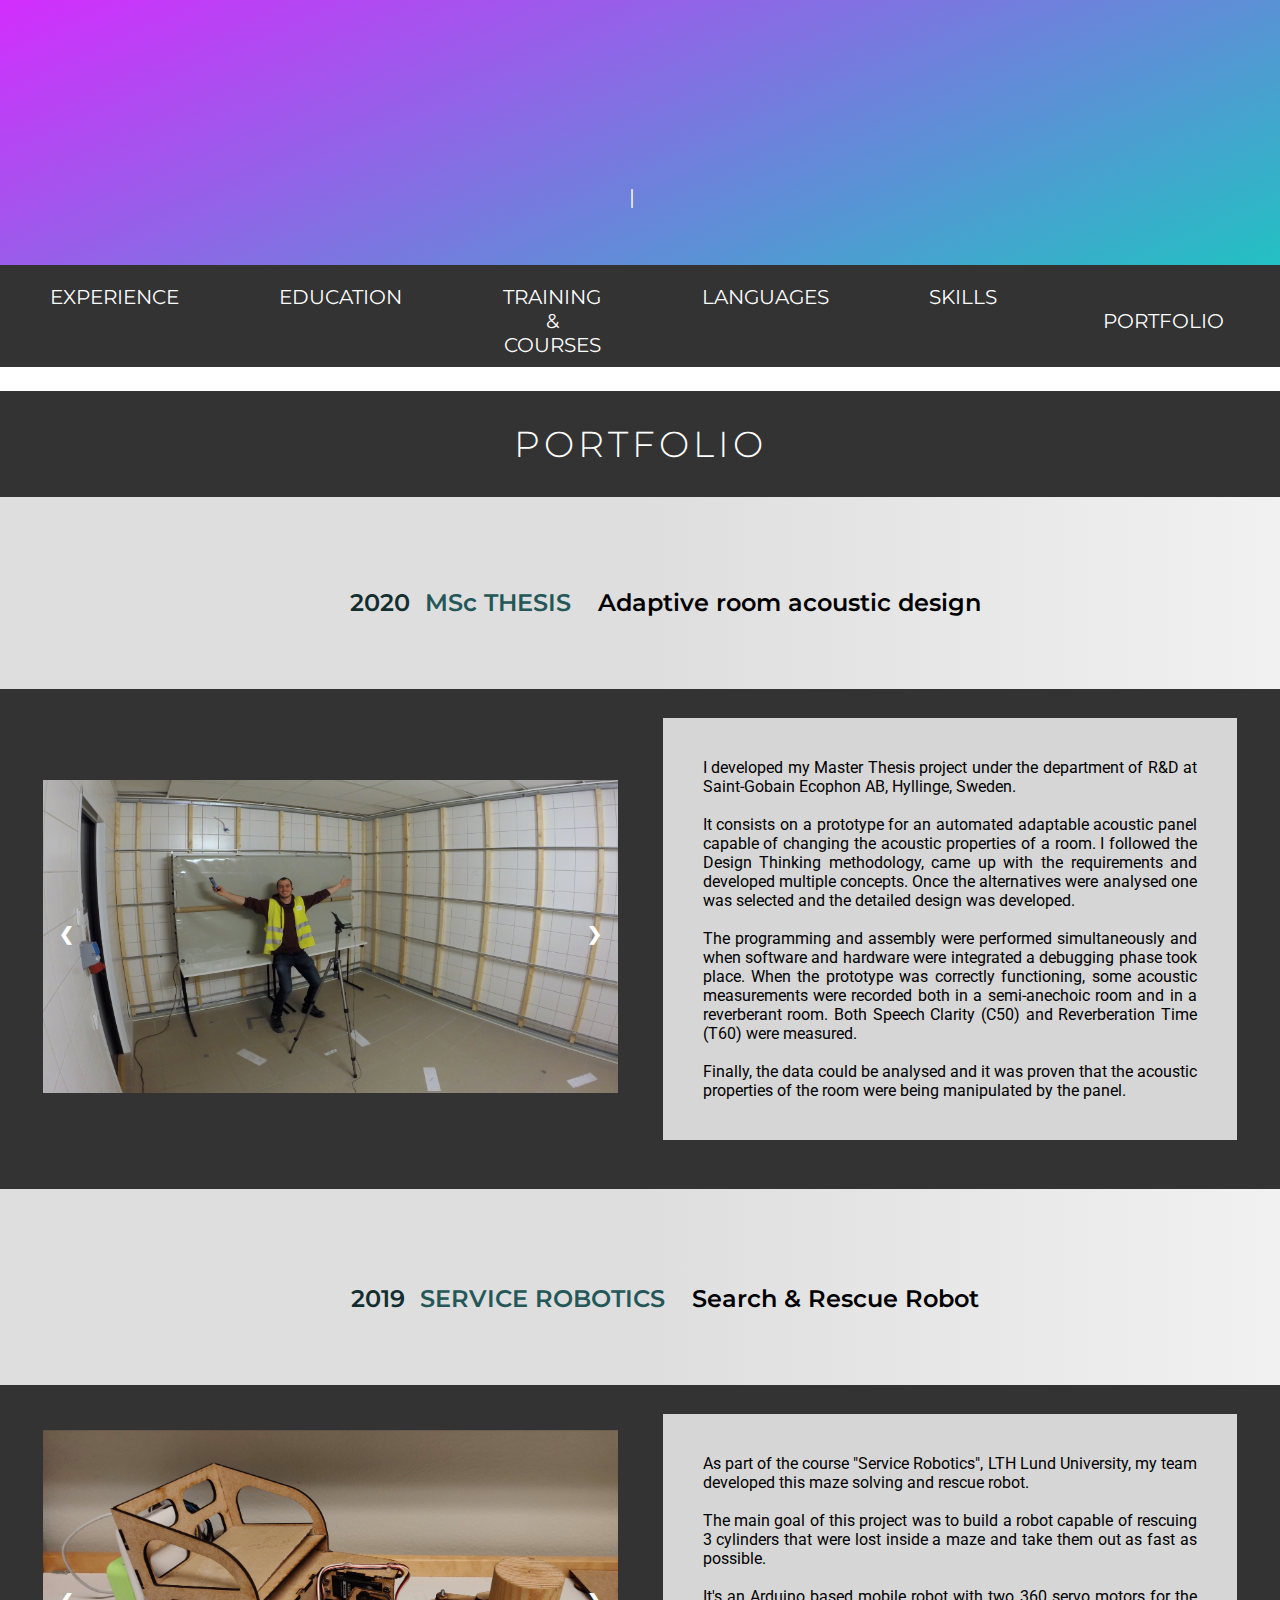
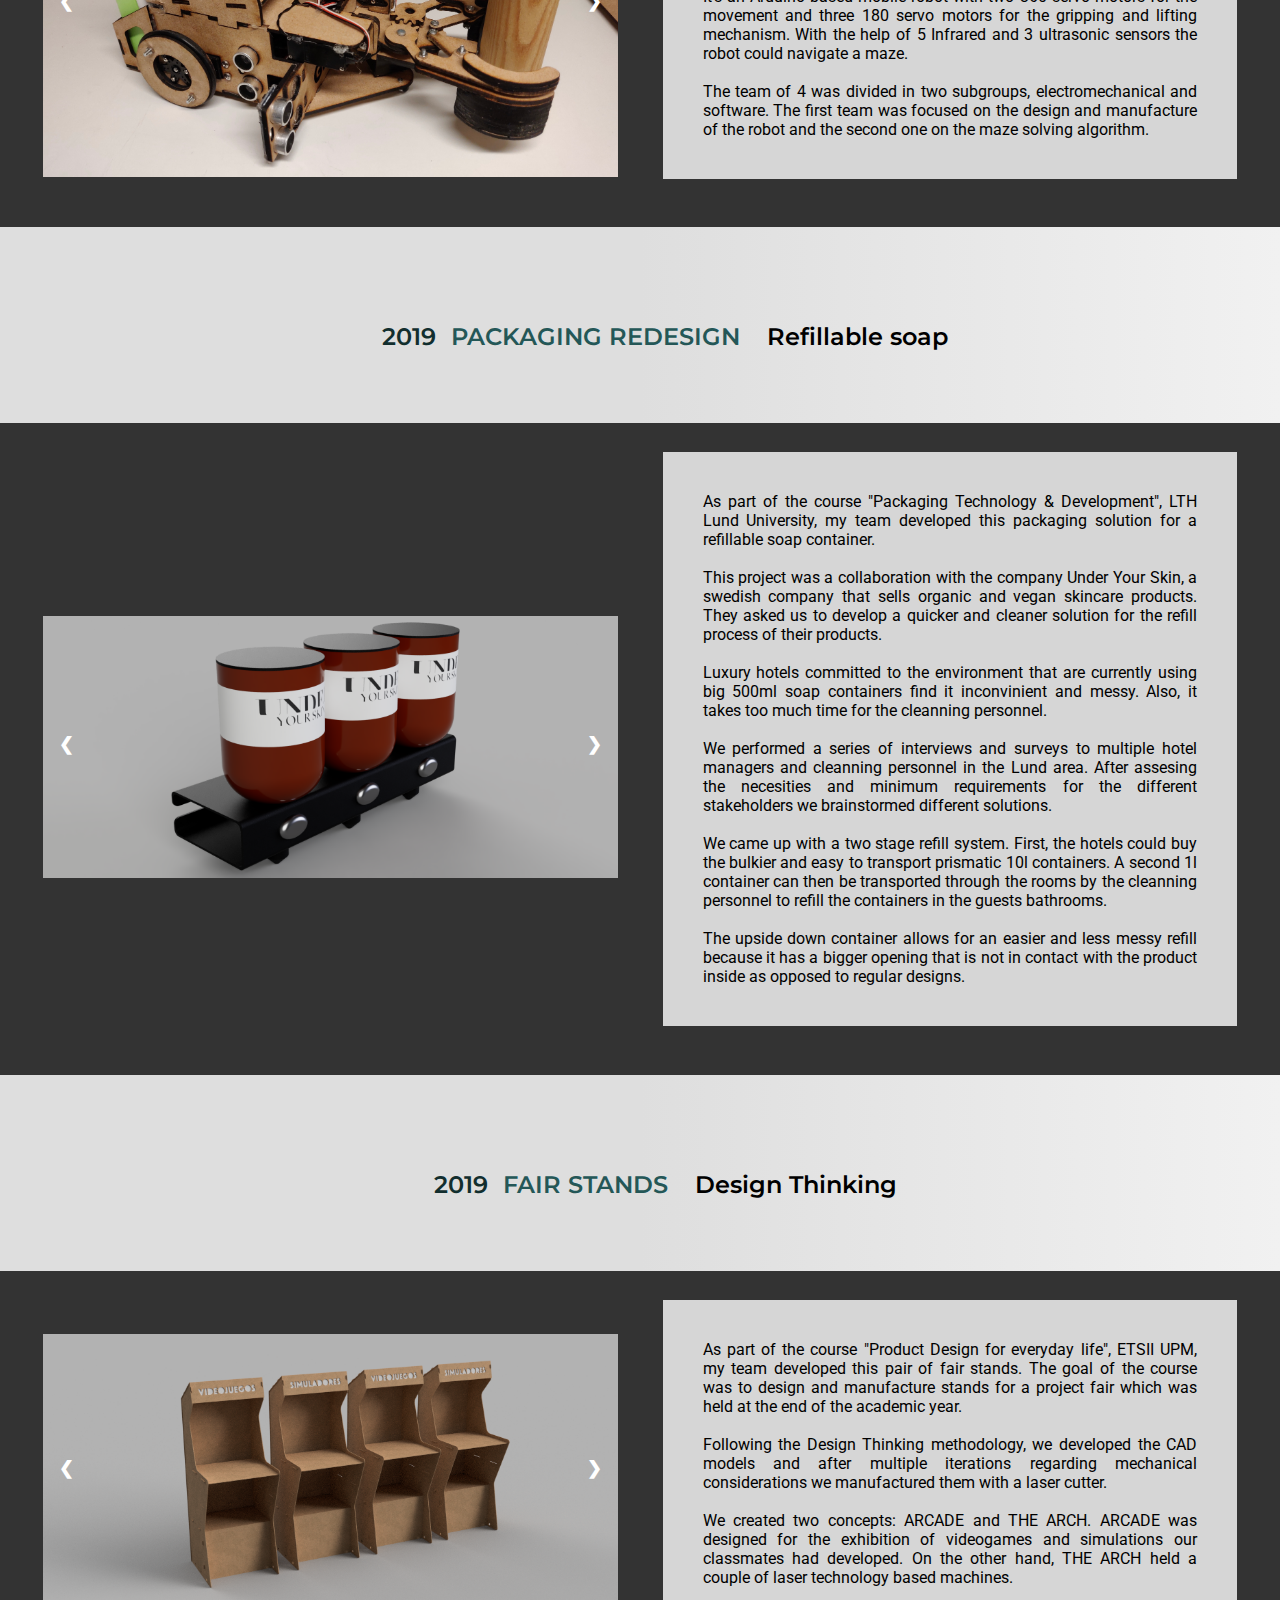
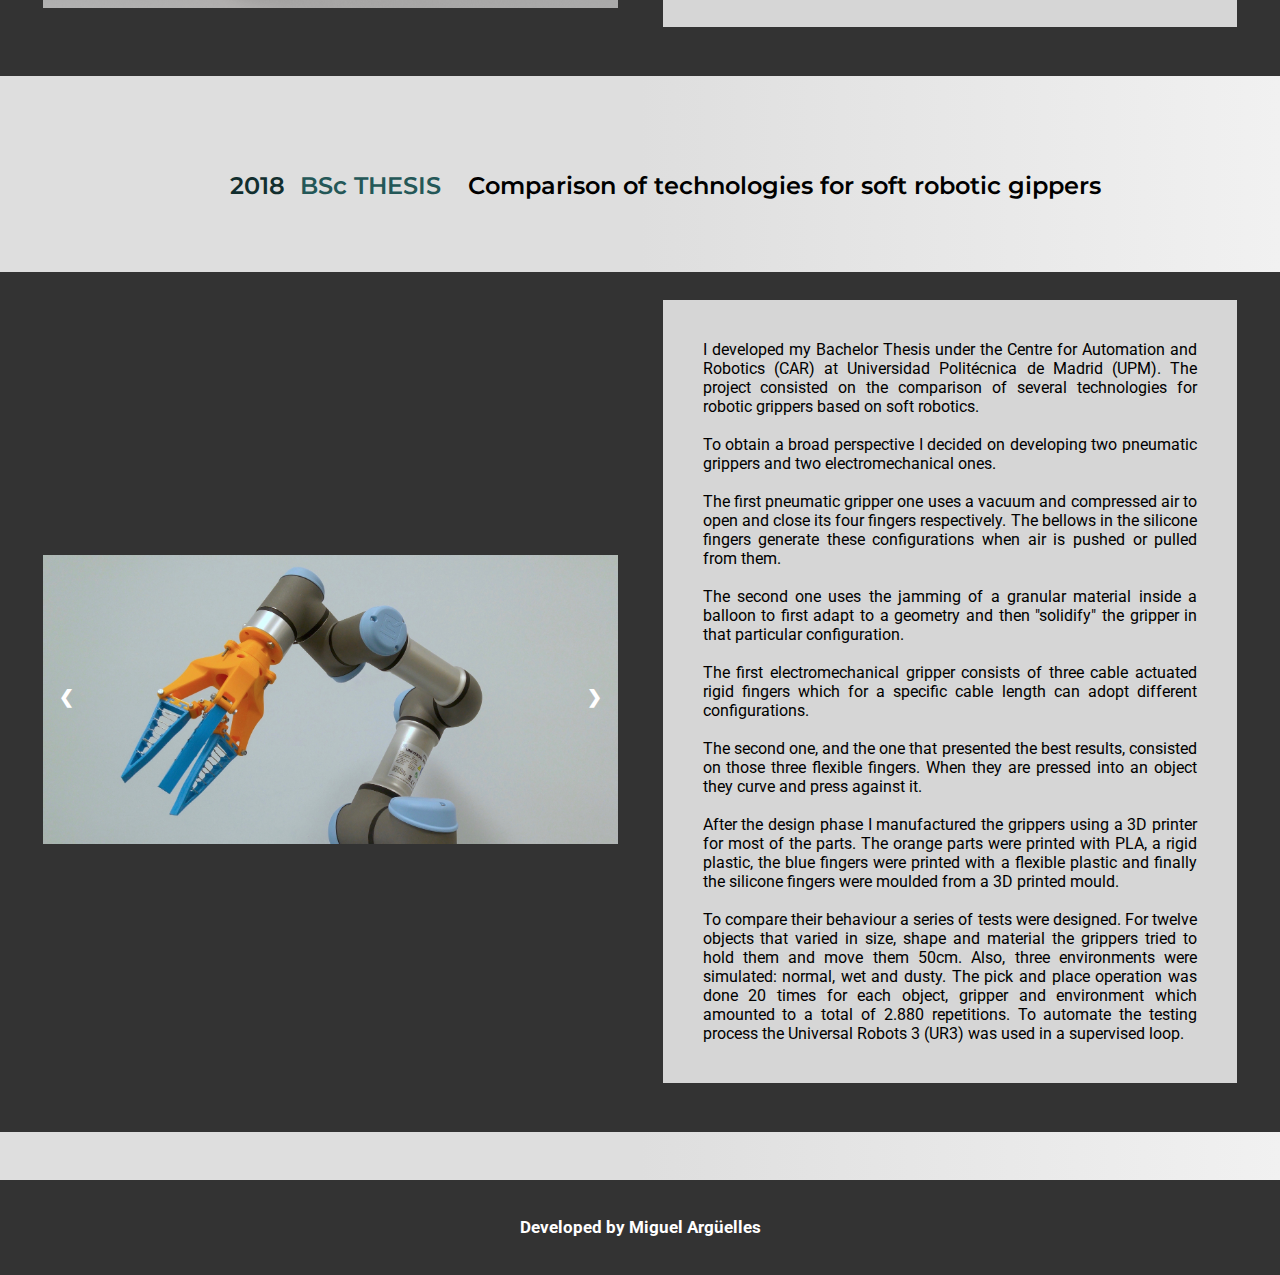
<file: portfolio.html>
<!DOCTYPE html>
<html>

<head>
  <title>Miguel Argüelles</title>
  <meta charset="UTF-8">
  <meta name="viewport" content="width=device-width, initial-scale=1">
  <link rel="stylesheet" href="index.css">
  <style>

  </style>
</head>

<body>

  <div class="header">
    <h1 class="header_title">MIGUEL</h1>
    <h1 class="header_title">ARGÜELLES</h1>
    <h4 class="header_subtitle1">Industrial Engineer </h4>
    <h4 class="header_subtitle2"> | </h4>
    <h4 class="header_subtitle3"> Under Development</h4>
  </div>

  <div class="navbar">
    <a href="index.html#Experience">EXPERIENCE</a>
    <a href="index.html#Education">EDUCATION</a>
    <a href="index.html#Training">TRAINING & COURSES</a>
    <a href="index.html#Languages">LANGUAGES</a>
    <a href="index.html#Skills">SKILLS</a>

    <div class="dropdown">
      <button class="dropbtn">
        <a href="portfolio.html">PORTFOLIO</a>
        <i class="fa fa-caret-down"></i>
      </button>
      <div class="dropdown-content">
        <a href="#MThesis">Master Thesis</a>
        <a href="#SR_Robot">Search & Rescue Robot</a>
        <a href="#Packaging">Packaging</a>
        <a href="#Stands">Fair Stands</a>
        <a href="#BThesis">Bachelor Thesis</a>
      </div>
    </div>
  </div>
  <br>
  <div class="portfolio" id="portfolio_link">
    <h1 id="Projects">PORTFOLIO</h1>
  </div>
  <div class="zone" id="portfolio">

    <div class="project" id="MThesis">
      <span class="project_title">
        <p class="fecha">2020</p>
        <p class="titulo2">MSc THESIS</p>
        <p class="nombre2">Adaptive room acoustic design</p>
      </span>
      <br>
      <div class="project_content">
        <div class="project_img">
          <div class="slideshow-container">
            <div class="mySlides1 fade">
              <img class="picproject" src="Media/M_Thesis3.png"></img>
              <div class="text"></div>
            </div>
            <div class="mySlides1 fade">
              <img class="picproject" src="Media/M_Thesis2.png"></img>
              <div class="text"></div>
            </div>
            <a class="prev" onclick="plusSlides(-1, 0)">&#10094;</a>
            <a class="next" onclick="plusSlides(1, 0)">&#10095;</a>
          </div>
        </div>

        <div class="project_info">
          <p class="infoproject">
            I developed my Master Thesis project under the department of R&D at Saint-Gobain Ecophon AB, Hyllinge, Sweden.
            <br><br>
            It consists on a prototype for an automated adaptable acoustic panel capable of changing the acoustic properties of a room.
            I followed the Design Thinking methodology, came up with the requirements and developed multiple concepts.
            Once the alternatives were analysed one was selected and the detailed design was developed.
            <br><br>
            The programming and assembly were performed simultaneously and when software and hardware were integrated a debugging phase took place.
            When the prototype was correctly functioning, some acoustic measurements were recorded both in a semi-anechoic room and in a reverberant room.
            Both Speech Clarity (C50) and Reverberation Time (T60) were measured.
            <br><br>
            Finally, the data could be analysed and it was proven that the acoustic properties of the room were being manipulated by the panel.
          </p>
        </div>
      </div>
    </div>
    <br>

    <div class="project" id="SR_Robot">
      <p class="fecha">2019</p>
      <p class="titulo2">SERVICE ROBOTICS</p>
      <p class="nombre2">Search & Rescue Robot</p>
      <br>
      <div class="project_content">
        <div class="project_img">
          <div class="slideshow-container">
            <div class="mySlides2 fade">
              <img class="picproject" src="Media/SR_Robot1.png"></img>
              <div class="text"></div>
            </div>
            <div class="mySlides2 fade">
              <img class="picproject" src="Media/SR_Robot2.png"></img>
              <div class="text"></div>
            </div>
            <a class="prev" onclick="plusSlides(-1, 1)">&#10094;</a>
            <a class="next" onclick="plusSlides(1, 1)">&#10095;</a>
          </div>
        </div>
        <div class="project_info">
          <p class="infoproject">

            As part of the course "Service Robotics", LTH Lund University, my team developed this maze solving and rescue robot.
            <br><br>
            The main goal of this project was to build a robot capable of rescuing 3 cylinders that were lost inside a maze and take them out as fast as possible.
            <br><br>
            It's an Arduino based mobile robot with two 360 servo motors for the movement and three 180 servo motors for the gripping and lifting mechanism.
            With the help of 5 Infrared and 3 ultrasonic sensors the robot could navigate a maze.
            <br><br>
            The team of 4 was divided in two subgroups, electromechanical and software.
            The first team was focused on the design and manufacture of the robot and the second one on the maze solving algorithm.

          </p>
        </div>
      </div>
    </div>
    <br>

    <div class="project" id="Packaging">
      <p class="fecha">2019</p>
      <p class="titulo2">PACKAGING REDESIGN</p>
      <p class="nombre2">Refillable soap</p>
      <br>
      <div class="project_content">
        <div class="project_img">
          <div class="slideshow-container">
            <div class="mySlides3 fade">
              <img class="picproject" src="Media/Packaging1.png"></img>
              <div class="text"></div>
            </div>
            <div class="mySlides3 fade">
              <img class="picproject" src="Media/Packaging3.png"></img>
              <div class="text"></div>
            </div>
            <div class="mySlides3 fade">
              <img class="picproject" src="Media/Packaging2.png"></img>
              <div class="text"></div>
            </div>
            <a class="prev" onclick="plusSlides(-1, 2)">&#10094;</a>
            <a class="next" onclick="plusSlides(1, 2)">&#10095;</a>
          </div>
        </div>
        <div class="project_info">
          <p class="infoproject">

            As part of the course "Packaging Technology & Development", LTH Lund University, my team developed this packaging solution for a refillable soap container.
            <br><br>
            This project was a collaboration with the company Under Your Skin, a swedish company that sells organic and vegan skincare products.
            They asked us to develop a quicker and cleaner solution for the refill process of their products.
            <br><br>
            Luxury hotels committed to the environment that are currently using big 500ml soap containers find it inconvinient and messy.
            Also, it takes too much time for the cleanning personnel.
            <br><br>
            We performed a series of interviews and surveys to multiple hotel managers and cleanning personnel in the Lund area.
            After assesing the necesities and minimum requirements for the different stakeholders we brainstormed different solutions.
            <br><br>
            We came up with a two stage refill system. First, the hotels could buy the bulkier and easy to transport prismatic 10l containers.
            A second 1l container can then be transported through the rooms by the cleanning personnel to refill the containers in the guests bathrooms.
            <br><br>
            The upside down container allows for an easier and less messy refill because it has a bigger opening that is not in contact with the product inside as opposed to regular designs.
          </p>
        </div>
      </div>
    </div>
    <br>

    <div class="project" id="Stands">
      <p class="fecha">2019</p>
      <p class="titulo2">FAIR STANDS</p>
      <p class="nombre2">Design Thinking</p>
      <br>
      <div class="project_content">
        <div class="project_img">
          <div class="slideshow-container">
            <div class="mySlides4 fade">
              <img class="picproject" src="Media/INGENIA1.png"></img>
              <div class="text"></div>
            </div>
            <div class="mySlides4 fade">
              <img class="picproject" src="Media/INGENIA2.png"></img>
              <div class="text"></div>
            </div>
            <div class="mySlides4 fade">
              <img class="picproject" src="Media/INGENIA3.png"></img>
              <div class="text"></div>
            </div>
            <div class="mySlides4 fade">
              <img class="picproject" src="Media/INGENIA4.png"></img>
              <div class="text"></div>
            </div>
            <a class="prev" onclick="plusSlides(-1, 3)">&#10094;</a>
            <a class="next" onclick="plusSlides(1, 3)">&#10095;</a>
          </div>
        </div>
        <div class="project_info">
          <p class="infoproject">

            As part of the course "Product Design for everyday life", ETSII UPM, my team developed this pair of fair stands.
            The goal of the course was to design and manufacture stands for a project fair which was held at the end of the academic year.
            <br><br>
            Following the Design Thinking methodology, we developed the CAD models and after multiple iterations regarding mechanical considerations we manufactured them with a laser cutter.
            <br><br>
            We created two concepts: ARCADE and THE ARCH. ARCADE was designed for the exhibition of videogames and simulations our classmates had developed. On the other hand, THE ARCH held a couple of laser technology based machines.

          </p>
        </div>
      </div>
    </div>
    <br>

    <div class="project" id="BThesis">
      <p class="fecha">2018</p>
      <p class="titulo2">BSc THESIS</p>
      <p class="nombre2">Comparison of technologies for soft robotic gippers</p>
      <br>
      <div class="project_content">
        <div class="project_img">
          <div class="slideshow-container">
            <div class="mySlides5 fade">
              <img class="picproject" src="Media/B_Thesis.png"></img>
              <div class="text"></div>
            </div>
            <div class="mySlides5 fade">
              <img class="picproject" src="Media/TFG1.png"></img>
              <div class="text"></div>
            </div>
            <div class="mySlides5 fade">
              <img class="picproject" src="Media/TFG2.png"></img>
              <div class="text"></div>
            </div>
            <div class="mySlides5 fade">
              <img class="picproject" src="Media/TFG3.png"></img>
              <div class="text"></div>
            </div>
            <div class="mySlides5 fade">
              <img class="picproject" src="Media/TFG4.png"></img>
              <div class="text"></div>
            </div>
            <a class="prev" onclick="plusSlides(-1, 4)">&#10094;</a>
            <a class="next" onclick="plusSlides(1, 4)">&#10095;</a>
          </div>
        </div>
        <div class="project_info">
          <p class="infoproject">

            I developed my Bachelor Thesis under the Centre for Automation and Robotics (CAR) at Universidad Politécnica de Madrid (UPM).
            The project consisted on the comparison of several technologies for robotic grippers based on soft robotics.
            <br><br>
            To obtain a broad perspective I decided on developing two pneumatic grippers and two electromechanical ones.
            <br><br>
            The first pneumatic gripper one uses a vacuum and compressed air to open and close its four fingers respectively. The bellows in the silicone fingers generate these configurations when air is pushed or pulled from them.
            <br><br>
            The second one uses the jamming of a granular material inside a balloon to first adapt to a geometry and then "solidify" the gripper in that particular configuration.
            <br><br>
            The first electromechanical gripper consists of three cable actuated rigid fingers which for a specific cable length can adopt different configurations.
            <br><br>
            The second one, and the one that presented the best results, consisted on those three flexible fingers. When they are pressed into an object they curve and press against it.
            <br><br>
            After the design phase I manufactured the grippers using a 3D printer for most of the parts. The orange parts were printed with PLA, a rigid plastic, the blue fingers were printed with a flexible plastic and finally the silicone fingers
            were moulded from a 3D printed mould.
            <br><br>
            To compare their behaviour a series of tests were designed. For twelve objects that varied in size, shape and material the grippers tried to hold them and move them 50cm. Also, three environments were simulated: normal, wet and dusty.
            The pick and place operation was done 20 times for each object, gripper and environment which amounted to a total of 2.880 repetitions.
            To automate the testing process the Universal Robots 3 (UR3) was used in a supervised loop.

          </p>
        </div>
      </div>
    </div>
    <br><br>
  </div>

  <div class="footer">
    <h5>Developed by Miguel Argüelles</h5>
  </div>


  <script>
    var slideIndex = [1,1,1,1,1];
    var slideId = ["mySlides1", "mySlides2", "mySlides3", "mySlides4", "mySlides5"]
    showSlides(1, 0);
    showSlides(1, 1);
    showSlides(1, 2);
    showSlides(1, 3);
    showSlides(1, 4);

    function plusSlides(n, no) {
      showSlides(slideIndex[no] += n, no);
    }
    function currentSlide(n, no) {
      showSlides(slideIndex[no] = n, no);
    }
    function showSlides(n, no) {
      var i;
      var x = document.getElementsByClassName(slideId[no]);
      if (n > x.length) {slideIndex[no] = 1}
      if (n < 1) {slideIndex[no] = x.length}
      for (i = 0; i < x.length; i++) {
         x[i].style.display = "none";
      }
      x[slideIndex[no]-1].style.display = "block";
    }
  </script>
</body>

</html>
</file>
<file: index.css>
@import url('https://fonts.googleapis.com/css2?family=Manrope:wght@200;300;400;500;600&family=Montserrat:wght@100;200;300;400;600&family=Roboto:wght@300;400;500;700&display=swap');

@-webkit-keyframes slideInFromLeft {
    0%{
      transform: translateX(-80%);
      opacity: 0;
    }
    100%{
      transform: translateX(0);
      opacity: 1;
    }
}
@keyframes slideInFromLeft {
    0%{
      transform: translateX(-80%);
      opacity: 0;
    }
    100%{
      transform: translateX(0);
      opacity: 1;
    }
}

@-webkit-keyframes slideInFromRight {
    0%{
      transform: translateX(+80%);
      opacity: 0;
    }
    100%{
      transform: translateX(0);
      opacity: 1;
    }
}

@keyframes slideInFromRight {
    0%{
      transform: translateX(+80%);
      opacity: 0;
    }
    100%{
      transform: translateX(0);
      opacity: 1;
    }
}

@-webkit-keyframes appear {
    0%{
      opacity: 0;
    }
    100%{
      opacity: 1;
    }
}
@keyframes appear {
    0%{
      opacity: 0;
    }
    100%{
      opacity: 1;
    }
}

* {
  box-sizing: border-box;
}

body {
  font-family: 'Roboto';
  margin: 0;
  font-size: 20px;
}

p {
  text-align: left;
}

h2, h3, h4 {
  font-weight: normal;
}

h2{
  padding-top: 20px;
  margin-top: -20px;
}

.header {
  padding: 30px;
  text-align: center;
  background: #1abc9c;
  color: white;
  background: rgb(34, 193, 195);
  background: linear-gradient(336deg, rgba(34, 193, 195, 1) 0%, rgba(211, 45, 253, 1) 100%);
}

.header_title {
  opacity: 0;
  font-family: 'Montserrat', sans-serif;
  font-weight: 400;
  letter-spacing: 5px;
  margin-bottom: 10px;
  margin-top: 10px;
  animation: 1.5s ease-out 0s 1 appear forwards;
  animation-delay: 0.5s;
}

.header_subtitle1 {
  opacity: 0;
  font-family: 'Montserrat', sans-serif;
  font-weight: 400;
  display: inline-block;
  animation: 1.5s ease-out 0s 1 slideInFromLeft forwards;
  animation-delay: 1s;
}
.header_subtitle2 {
  font-family: 'Montserrat', sans-serif;
  font-weight: 400;
  display: inline-block;
}
.header_subtitle3 {
  opacity: 0;
  font-family: 'Montserrat', sans-serif;
  font-weight: 400;
  display: inline-block;
  animation: 1.5s ease-out 0s 1 slideInFromRight forwards;
  animation-delay: 1s;
}

.footer {
  padding: 10px;
  text-align: center;
  background: #333;
  color: white;
}

.navbar {
  display: flex;
  background-color: #333;
  overflow: hidden;
  font-family: 'Montserrat', sans-serif;
  font-weight: 400;
  text-align: center;
}

.navbar a {
  color: white;
  padding: 20px 50px 10px 50px;
  text-decoration: none;
  text-align: center;
  float: left;
  display: inline-block
}

.dropdown {
  float: left;
}

.dropdown .dropbtn {
  font-size: inherit;
  border: none;
  outline: none;
  color: white;
  background-color: inherit;
  margin: 0;
  font-family: inherit;
  font-weight: inherit;
  height: 100%;
}

.navbar a:hover, .dropdown:hover .dropbtn {
  background-color: #ddd;
  background: #FFE347;
  color: black;
}

.dropdown-content {
  display: none;
  position: absolute;
  background-color: #333;
  min-width: 160px;
  box-shadow: 0px 8px 16px 0px rgba(0, 0, 0, 0.2);
  z-index: 3;
  text-align: center;
}

.dropdown-content a {
  float: none;
  color: white;
  padding: 14px 16px;
  text-decoration: none;
  display: block;
  text-align: left;
}

.dropdown-content a:hover {
  background-color: #ddd;
  background: #FFE347;
  color: black;
}

.dropdown:hover .dropdown-content {
  display: block;
}

.row {
  display: flex;
  flex-wrap: wrap;
}

.side {
  flex: 25%;
  background-color: #CCCCCC;
  padding: 20px;
  margin-bottom: 44px;
  background: #CCCCCC;
  background: linear-gradient(180deg, #CCCCCC 20%, white 60%);
}

.about_me_info{
  padding-left: 1em;
  padding-right: 1em;
  text-align: justify;
}

.main {
  flex: 75%;
  background-color: white;
  padding: 20px;
  padding-left: 40px;
}

.zone {
  background-color: #EBEBEB;
  width: 100%;
  padding: 20px;
  text-align: left;
  height: auto;
  background: rgb(222, 222, 222);
  background: linear-gradient(90deg, rgba(222, 222, 222, 1) 50%, rgba(241, 241, 241, 1) 100%);
}

div.contacto {
  background-color: #EBEBEB;
  width: 100%;
  padding: 20px;
  text-align: left;
  height: auto;
}

.contacto_title {
  margin-top: 40px;
}

@media screen and (max-width: 700px) {
  .row, .navbar {
    flex-direction: column;
  }
}

p.fecha {
  font-weight: bold;
  margin: 0px;
  padding: 0px 0px 5px 50px;
  display: inline;
  line-height: 3em;
  font-size: 0.8em;
  color: #122e2e;
  text-align: left;
}

p.titulo {
  margin: 0px;
  padding: 0px;
  padding-left: 10px;
  display: inline;
  color: #245757;
  line-height: 2em;
  font-size: 0.9em;
  font-weight: 400;
  text-align: left;
  font-weight: bold;
}

p.nombre {
  margin: 0px;
  padding: 0px;
  padding-left: 2px;
  display: inline;
  line-height: 2em;
  font-size: 0.9em;
  text-align: left;
  font-weight: bold;
}

p.info {
  color: #09281D;
  margin: 0px;
  padding: 0px;
  padding-left: 60px;
  display: inline;
  font-size: 0.8em;
  text-align: left;
}

p.nombre2 {
  margin: 0px;
  padding: 0px;
  padding-left: 2px;
  display: inline;
  line-height: 2em;
  font-size: 0.9em;
  text-align: left;
}

p.titulo2 {
  margin: 0px;
  padding: 0px;
  padding-left: 10px;
  display: inline;
  color: #245757;
  line-height: 2em;
  font-size: 0.9em;
  font-weight: 400;
  text-align: left;
  padding-right: 20px;
}

table {
  font-size: 0.9em;
  font-weight: 400;
  padding-left: 30px;
  width: 80%;
}

td {
  padding: 10px;
  text-align: left;
  vertical-align: middle;
  border-bottom: solid 1px rgba(132, 213, 209, 0.5);
}

td.negrita {
  color: #245757;
  font-weight: bold;
}

.contacto {
  padding: 1em 1em 1em 1.5em;
  font-size: 1.2em;
  background-color: #4ECDC4;
}

p.contacto, a.contacto {
  margin: 0px;
  margin-top: 5px;
  padding: 10px 0px 5px 20px;
  color: #292F36;
  font-size: 0.9em;
  text-decoration: none;
  background: none;
  text-align: inline;
}

p.contacto_ {
  color: #292F36;
  margin: 0px;
  padding: 0px 0px 5px 0px;
  font-size: 1.2em;
}

.icon, .icon2 {
  filter: invert(0.5) sepia(1) hue-rotate(150deg) brightness(0.6);
  width: 20px;
  height: 20px;
  transition: transform .2s;
}
.icon2{
  height:2em;
  margin-right: 10px;
  padding-top: 5px;
  overflow: hidden;
  position: relative;
  top: 0.5em;
}
.icon:hover {
  -ms-transform: scale(1.8);
  -webkit-transform: scale(1.8);
  transform: scale(1.8);
}

.project {
  width: 100%;
  height: auto;
  overflow: hidden;
  text-align: center;
  padding-top: 150px;
  margin-top: -100px;
}

.project .fecha, .project .titulo, .project .titulo2, .project .nombre, .project .nombre2{
  font-weight: 600;
  font-family: 'Montserrat', sans-serif;
  font-size: 1.2em;
}

.picproject {
  padding-top: 20px;
  display: inline-block;
  height: auto;
  width: 100%;
}

.infoproject {
  width: 100%;
  padding: 40px;
  text-align: justify;
  font-size: 0.8em;
  background-color: #D6D6D6;
  height: auto;
}

.project_content{
  height: auto;
  margin-top: 50px;
  background-color: #333;
  padding: 1%;
  text-align: center;
}

.project_img{
  display: inline-block;
  vertical-align:middle;
  width: 49%;
  padding: 20px;
  padding-top: 0px;
  height: 100%;
}
.project_info{
  display: inline-block;
  vertical-align: middle;
  width: 49%;
  padding: 20px;
  padding-top: 0px;
  height:100%;
}

#Projects {
  font-family: 'Montserrat', sans-serif;
  font-weight: 300;
  margin-top: 30px;
  margin-bottom: 30px;
  font-size: 1.8em;
  letter-spacing: 4px;
}

#portfolio{
  padding: 0;
  padding-top: 20px;
}

.portfolio{
  background-color: #333;
  color: white;
  text-align: center;
  width: 100%;
  position: sticky;
  position: -webkit-sticky;
  top: 0;
  padding: 1px;
  z-index: 2;
}
.project_title{

}

.slideshow-container {
  max-width: 1000px;
  position: relative;
  margin: auto;
  vertical-align: middle;
  height: 100%;
}

.mySlides1, .mySlides2 {
  display: none;
}

.prev, .next {
  cursor: pointer;
  position: absolute;
  top: 50%;
  width: auto;
  margin-top: -22px;
  padding: 16px;
  color: white;
  font-weight: bold;
  font-size: 18px;
  transition: 0.6s ease;
  border-radius: 0 3px 3px 0;
  user-select: none;
}

.next {
  right: 0;
  border-radius: 3px 3px 3px 3px;
}
.prev {
  left: 0;
  border-radius: 3px 3px 3px 3px;
}

.prev:hover, .next:hover {
  background-color: rgba(0,0,0,0.8);
}

.text {
  color: #f2f2f2;
  font-size: 15px;
  padding: 8px 12px;
  position: absolute;
  bottom: 8px;
  width: 100%;
  text-align: center;
}

.active, .dot:hover {
  background-color: #717171;
}

.fade {
  -webkit-animation-name: fade;
  -webkit-animation-duration: 1.5s;
  animation-name: fade;
  animation-duration: 1.5s;
}

@-webkit-keyframes fade {
  from {opacity: .4}
  to {opacity: 1}
}

@keyframes fade {
  from {opacity: .4}
  to {opacity: 1}
}
</file>
